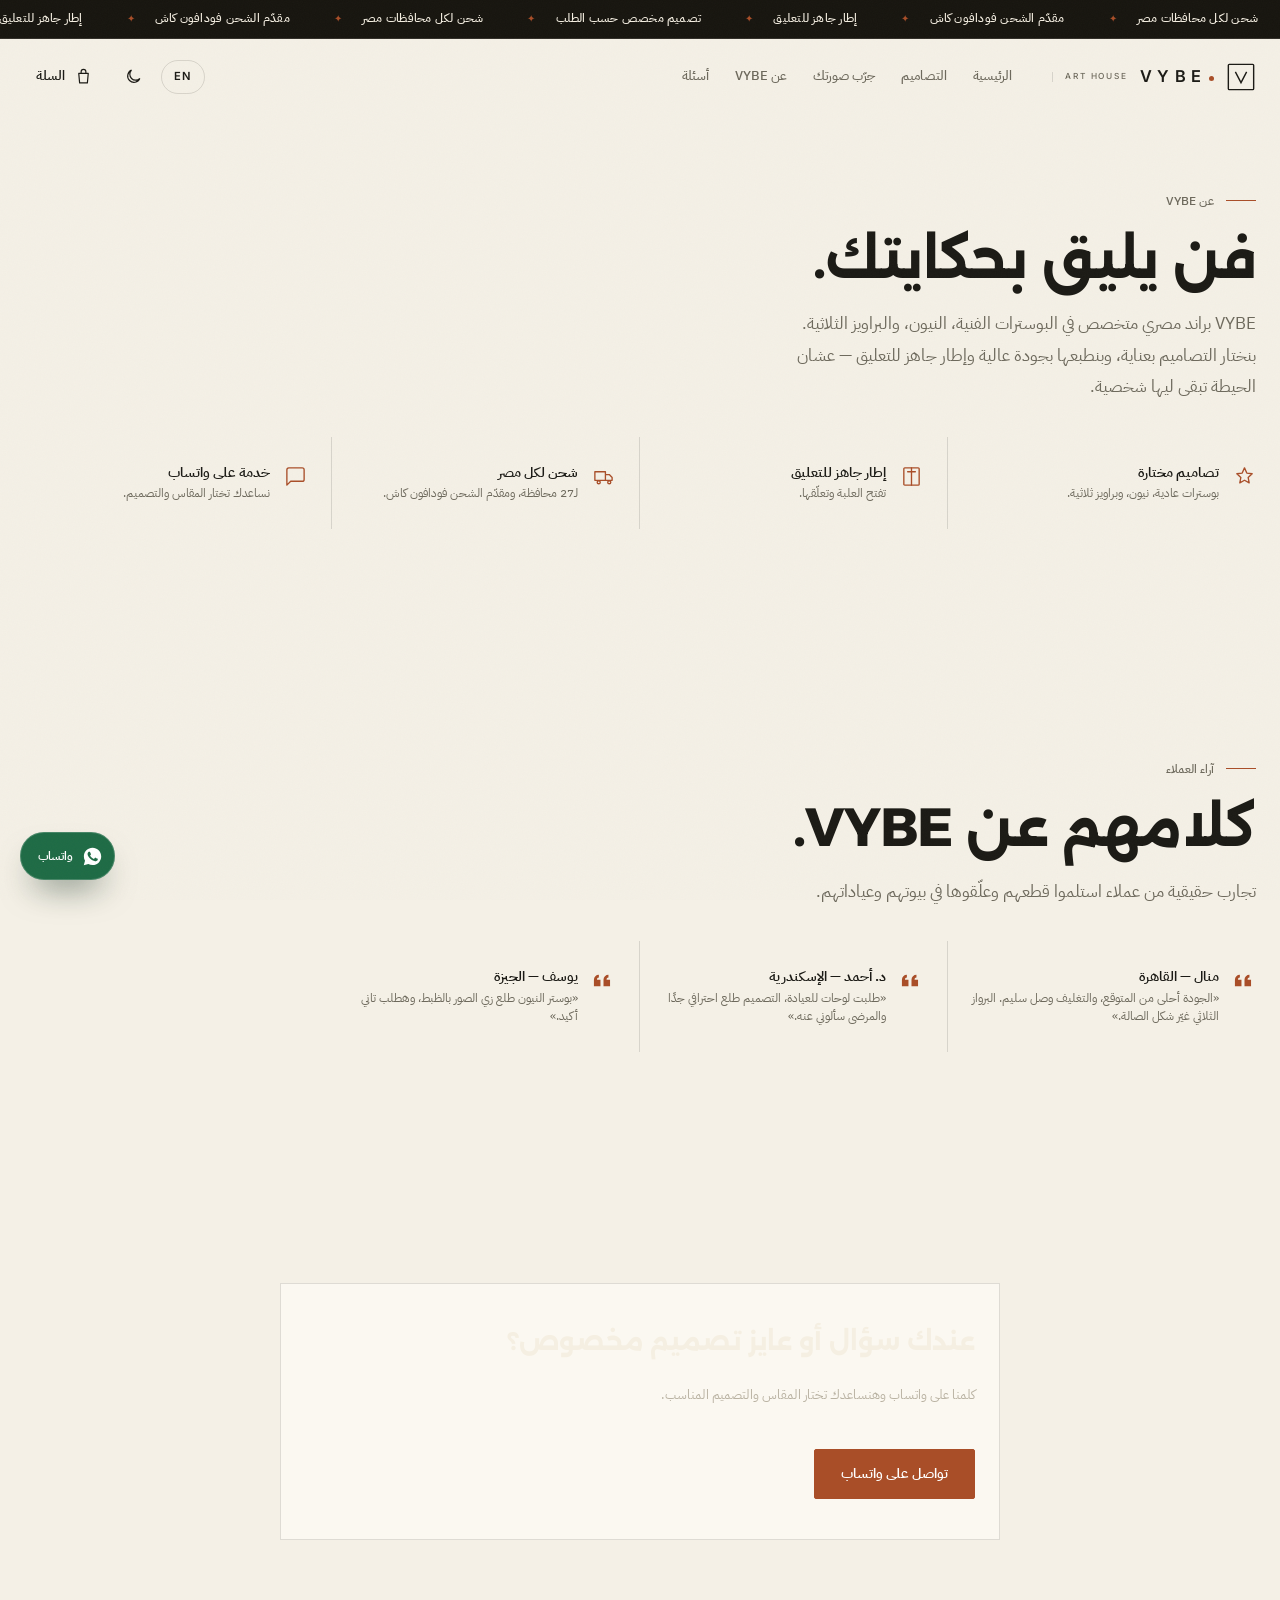
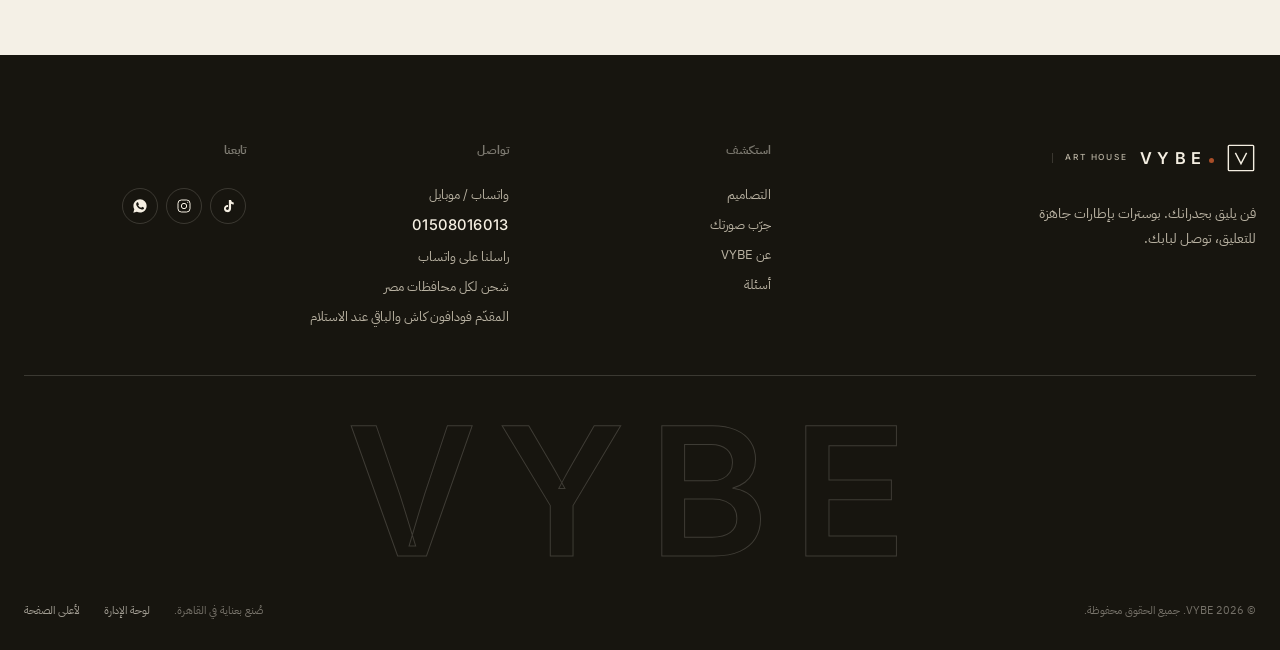
<file: about.html>
<!doctype html>
<html lang="ar" dir="rtl" class="no-js"
  data-title-ar="VYBE — عن البراند | فن يليق بجدرانك"
  data-title-en="VYBE — About | Art that fits your walls"
  data-desc-ar="VYBE براند مصري متخصص في البوسترات الفنية والنيون والبراويز الثلاثية. تصاميم عصرية وتشطيب عالي الجودة."
  data-desc-en="VYBE is an Egyptian brand for art posters, neon pieces and triptych sets. Modern designs, high-quality finishing.">
<head>
  <meta charset="utf-8">
  <meta name="viewport" content="width=device-width, initial-scale=1, viewport-fit=cover">
  <title>VYBE — عن البراند | فن يليق بجدرانك</title>
  <meta name="description" content="VYBE براند مصري متخصص في البوسترات الفنية والنيون والبراويز الثلاثية. تصاميم عصرية وتشطيب عالي الجودة.">
  <meta name="theme-color" content="#f4f0e6">
  <meta name="color-scheme" content="light dark">
  <link rel="icon" href="assets/favicon.svg" type="image/svg+xml">
  <link rel="preconnect" href="https://fonts.googleapis.com">
  <link rel="preconnect" href="https://fonts.gstatic.com" crossorigin>
  <link rel="stylesheet" href="https://fonts.googleapis.com/css2?family=Alexandria:wght@300;400;500;600;700&family=Cormorant+Garamond:ital,wght@0,500;0,600;1,500&family=IBM+Plex+Sans+Arabic:wght@300;400;500;600&family=Inter:wght@400;500;600&display=swap">
  <link rel="stylesheet" href="assets/css/style.css">
</head>
<body>
  <a class="skip-link" href="#main" data-i18n="a11y.skip">تخطى إلى المحتوى</a>

  <div class="announce" aria-hidden="true">
    <div class="announce__track" id="announceTrack"></div>
  </div>

  <header class="site-head" id="siteHead">
    <div class="container head-inner">
      <a class="brand" href="index.html" aria-label="VYBE">
        <svg class="brand__mark" viewBox="0 0 32 32" fill="none" stroke="currentColor" stroke-width="1.4" aria-hidden="true">
          <rect x="2.5" y="2.5" width="27" height="27" rx="1"></rect>
          <path d="M10 10.5 16 22l6-11.5"></path>
        </svg>
        <span class="brand__word">VYBE</span>
        <span class="brand__sub">ART HOUSE</span>
      </a>

      <nav class="main-nav" aria-label="VYBE">
        <a href="index.html" data-i18n="nav.home">الرئيسية</a>
        <a href="products.html" data-i18n="nav.collection">المنتجات</a>
        <a href="index.html#studio" data-i18n="nav.studio">جرّب صورتك</a>
        <a href="about.html" data-i18n="nav.about">عن VYBE</a>
        <a href="index.html#faq" data-i18n="nav.faq">أسئلة</a>
      </nav>

      <div class="head-actions">
        <button class="icon-btn lang-btn" type="button" data-action="lang" aria-label="English">EN</button>
        <button class="icon-btn" type="button" data-action="theme" id="themeBtn" aria-label="تبديل الوضع الداكن">
          <svg viewBox="0 0 24 24" fill="none" stroke="currentColor" stroke-width="1.5" stroke-linecap="round" aria-hidden="true"><path d="M20 14.5A8 8 0 1 1 9.5 4a6.5 6.5 0 0 0 10.5 10.5z"></path></svg>
        </button>
        <button class="cart-btn" type="button" data-action="cart" aria-label="السلة" id="cartBtn">
          <svg viewBox="0 0 24 24" fill="none" stroke="currentColor" stroke-width="1.5" stroke-linecap="round" stroke-linejoin="round" aria-hidden="true"><path d="M6 8h12l-1.1 12H7.1L6 8Z"></path><path d="M9 8V6a3 3 0 0 1 6 0v2"></path></svg>
          <span data-i18n="nav.cart">السلة</span>
          <span class="cart-count is-empty" id="cartCount">0</span>
        </button>
        <button class="icon-btn menu-btn" type="button" data-action="menu" aria-label="القائمة" id="menuBtn">
          <svg viewBox="0 0 24 24" fill="none" stroke="currentColor" stroke-width="1.5" stroke-linecap="round" aria-hidden="true"><path d="M3 7h18M3 12h18M3 17h18"></path></svg>
        </button>
      </div>
    </div>
  </header>

  <main id="main">
    <section class="section" id="about" style="padding-top:clamp(48px,6vw,80px)">
      <div class="container">
        <div class="collection-head reveal">
          <div>
            <p class="eyebrow" data-i18n="about.eyebrow">عن VYBE</p>
            <h2 data-i18n="about.title">فن يليق بحكايتك.</h2>
            <p class="lead" data-i18n="about.lead">VYBE براند مصري متخصص في البوسترات الفنية، النيون، والبراويز الثلاثية. بنختار التصاميم بعناية، وبنطبعها بجودة عالية وإطار جاهز للتعليق — عشان الحيطة تبقى ليها شخصية.</p>
          </div>
        </div>

        <div class="features-grid" style="margin-top:32px">
          <div class="feature">
            <svg viewBox="0 0 24 24" fill="none" stroke="currentColor" stroke-linecap="round" stroke-linejoin="round" aria-hidden="true"><path d="m12 3 2.4 5.4 5.6.7-4.2 3.9 1.1 5.7L12 15.9 7.1 18.7l1.1-5.7L4 9.1l5.6-.7z"></path></svg>
            <div><b data-i18n="about.1t">تصاميم مختارة</b><span data-i18n="about.1d">بوسترات عادية، نيون، وبراويز ثلاثية.</span></div>
          </div>
          <div class="feature">
            <svg viewBox="0 0 24 24" fill="none" stroke="currentColor" stroke-linecap="round" stroke-linejoin="round" aria-hidden="true"><rect x="4" y="3" width="16" height="18" rx="1"></rect><path d="M8 7h8M12 3v18"></path></svg>
            <div><b data-i18n="about.2t">إطار جاهز للتعليق</b><span data-i18n="about.2d">تفتح العلبة وتعلّقها.</span></div>
          </div>
          <div class="feature">
            <svg viewBox="0 0 24 24" fill="none" stroke="currentColor" stroke-linecap="round" stroke-linejoin="round" aria-hidden="true"><path d="M3 7h11v9H3zM14 10h4l3 3v3h-7z"></path><circle cx="7" cy="18" r="1.6"></circle><circle cx="18" cy="18" r="1.6"></circle></svg>
            <div><b data-i18n="offers.2t">شحن لكل مصر</b><span data-i18n="offers.2d">لـ27 محافظة، ومقدّم الشحن فودافون كاش.</span></div>
          </div>
          <div class="feature">
            <svg viewBox="0 0 24 24" fill="none" stroke="currentColor" stroke-linecap="round" stroke-linejoin="round" aria-hidden="true"><path d="M21 15a2 2 0 0 1-2 2H7l-4 4V5a2 2 0 0 1 2-2h14a2 2 0 0 1 2 2z"></path></svg>
            <div><b data-i18n="about.4t">خدمة على واتساب</b><span data-i18n="about.4d">نساعدك تختار المقاس والتصميم.</span></div>
          </div>
        </div>
      </div>
    </section>

    <section class="section" id="reviews">
      <div class="container">
        <div class="collection-head reveal">
          <div>
            <p class="eyebrow" data-i18n="reviews.eyebrow">آراء العملاء</p>
            <h2 data-i18n="reviews.title">كلامهم عن VYBE.</h2>
            <p class="lead" data-i18n="reviews.lead">تجارب حقيقية من عملاء استلموا قطعهم وعلّقوها في بيوتهم وعياداتهم.</p>
          </div>
        </div>

        <div class="features-grid" style="margin-top:32px">
          <div class="feature">
            <svg viewBox="0 0 24 24" fill="currentColor" aria-hidden="true"><path d="M7.17 6A5.17 5.17 0 0 0 2 11.17V18h6.83v-6.83H5.17A2 2 0 0 1 7.17 9V6Zm10 0A5.17 5.17 0 0 0 12 11.17V18h6.83v-6.83h-3.66A2 2 0 0 1 17.17 9V6Z"></path></svg>
            <div><b data-i18n="reviews.1n">منال — القاهرة</b><span data-i18n="reviews.1q">«الجودة أحلى من المتوقع، والتغليف وصل سليم. البرواز الثلاثي غيّر شكل الصالة.»</span></div>
          </div>
          <div class="feature">
            <svg viewBox="0 0 24 24" fill="currentColor" aria-hidden="true"><path d="M7.17 6A5.17 5.17 0 0 0 2 11.17V18h6.83v-6.83H5.17A2 2 0 0 1 7.17 9V6Zm10 0A5.17 5.17 0 0 0 12 11.17V18h6.83v-6.83h-3.66A2 2 0 0 1 17.17 9V6Z"></path></svg>
            <div><b data-i18n="reviews.2n">د. أحمد — الإسكندرية</b><span data-i18n="reviews.2q">«طلبت لوحات للعيادة، التصميم طلع احترافي جدًا والمرضى سألوني عنه.»</span></div>
          </div>
          <div class="feature">
            <svg viewBox="0 0 24 24" fill="currentColor" aria-hidden="true"><path d="M7.17 6A5.17 5.17 0 0 0 2 11.17V18h6.83v-6.83H5.17A2 2 0 0 1 7.17 9V6Zm10 0A5.17 5.17 0 0 0 12 11.17V18h6.83v-6.83h-3.66A2 2 0 0 1 17.17 9V6Z"></path></svg>
            <div><b data-i18n="reviews.3n">يوسف — الجيزة</b><span data-i18n="reviews.3q">«بوستر النيون طلع زي الصور بالظبط، وهطلب تاني أكيد.»</span></div>
          </div>
        </div>
      </div>
    </section>

    <section class="section" id="contact-cta">
      <div class="container">
        <div class="cta-card" style="position:static; max-width:720px; margin-inline:auto; text-align:center; padding:40px 24px; background:var(--surface); border:1px solid var(--line);">
          <h3 data-i18n="cta.title">عندك سؤال أو عايز تصميم مخصوص؟</h3>
          <p style="margin:12px 0 20px" data-i18n="cta.text">كلمنا على واتساب وهنساعدك تختار المقاس والتصميم المناسب.</p>
          <a class="btn btn--accent" href="#" target="_blank" rel="noopener" data-wa="question" data-i18n="faq.contactBtn">تواصل على واتساب</a>
        </div>
      </div>
    </section>
  </main>

  <footer class="footer" id="footer">
    <div class="container">
      <div class="footer-top">
        <div class="footer-brand">
          <a class="brand" href="index.html" aria-label="VYBE">
            <svg class="brand__mark" viewBox="0 0 32 32" fill="none" stroke="currentColor" stroke-width="1.4" aria-hidden="true">
              <rect x="2.5" y="2.5" width="27" height="27" rx="1"></rect>
              <path d="M10 10.5 16 22l6-11.5"></path>
            </svg>
            <span class="brand__word">VYBE</span>
            <span class="brand__sub">ART HOUSE</span>
          </a>
          <p class="footer-tagline" data-i18n="footer.tagline">فن يليق بجدرانك. بوسترات بإطارات جاهزة للتعليق، توصل لبابك.</p>
        </div>

        <div class="footer-col">
          <h4 data-i18n="footer.explore">استكشف</h4>
          <a href="products.html" data-i18n="nav.collection">المنتجات</a>
          <a href="index.html#studio" data-i18n="nav.studio">جرّب صورتك</a>
          <a href="about.html" data-i18n="nav.about">عن VYBE</a>
          <a href="index.html#faq" data-i18n="nav.faq">أسئلة</a>
        </div>

        <div class="footer-col">
          <h4 data-i18n="footer.contact">تواصل</h4>
          <span data-i18n="footer.phoneLabel">واتساب / موبايل</span>
          <a class="phone" id="footerPhone" href="tel:+201508016013" dir="ltr">01508016013</a>
          <a href="#" target="_blank" rel="noopener" data-wa="footer" data-i18n="footer.whatsapp">راسلنا على واتساب</a>
          <span data-i18n="footer.ship">شحن لكل محافظات مصر</span>
          <span data-i18n="footer.cod">المقدّم فودافون كاش والباقي عند الاستلام</span>
        </div>

        <div class="footer-col">
          <h4 data-i18n="footer.follow">تابعنا</h4>
          <div class="footer-social">
            <a href="#" id="tiktokLink" target="_blank" rel="noopener" aria-label="TikTok">
              <svg viewBox="0 0 24 24" fill="currentColor" aria-hidden="true"><path d="M16.6 3c.4 2.3 1.7 3.7 4 3.9v2.9c-1.5.1-2.8-.4-4-1.2v6.7c0 4.1-3.1 6.4-6.3 5.8-2.8-.5-4.6-3-4.3-5.9.3-3 3.1-5.1 6.1-4.7v3c-.4-.1-.8-.2-1.2-.1-1.3.1-2.2 1.1-2.1 2.4.1 1.2 1.1 2.1 2.3 2.1 1.4 0 2.2-1 2.2-2.6V3h3.3Z"></path></svg>
            </a>
            <a href="#" id="instagramLink" target="_blank" rel="noopener" aria-label="Instagram">
              <svg viewBox="0 0 24 24" fill="none" stroke="currentColor" stroke-width="1.5" aria-hidden="true"><rect x="3" y="3" width="18" height="18" rx="5"></rect><circle cx="12" cy="12" r="4"></circle><circle cx="17.5" cy="6.5" r="0.8" fill="currentColor" stroke="none"></circle></svg>
            </a>
            <a href="#" target="_blank" rel="noopener" data-wa="footer" aria-label="WhatsApp">
              <svg viewBox="0 0 24 24" fill="currentColor" aria-hidden="true"><path d="M12.04 2C6.58 2 2.13 6.45 2.13 11.91c0 1.75.46 3.45 1.32 4.95L2 22l5.25-1.38a9.9 9.9 0 0 0 4.79 1.22h.01c5.46 0 9.91-4.45 9.91-9.91S17.5 2 12.04 2Zm5.8 14.03c-.24.68-1.4 1.3-1.93 1.35-.53.05-1.02.24-3.45-.72-2.93-1.16-4.78-4.2-4.92-4.4-.14-.19-1.17-1.56-1.17-2.98 0-1.41.74-2.1 1-2.4.26-.29.56-.36.75-.36.19 0 .38 0 .55.01.18.01.41-.07.64.49.24.58.81 1.99.88 2.13.07.14.12.31.02.5-.1.19-.15.31-.29.48-.14.17-.3.38-.43.51-.14.14-.29.29-.12.58.17.29.75 1.24 1.61 2.01 1.11.99 2.04 1.3 2.33 1.44.29.14.46.12.63-.07.17-.19.72-.84.91-1.13.19-.29.38-.24.64-.14.26.09 1.67.79 1.96.93.29.14.48.22.55.34.07.12.07.68-.17 1.36Z"></path></svg>
            </a>
          </div>
        </div>
      </div>

      <div class="footer-word" aria-hidden="true">VYBE</div>

      <div class="footer-bottom">
        <span>© <span id="year">2026</span> VYBE. <span data-i18n="footer.rights">جميع الحقوق محفوظة.</span></span>
        <div class="footer-bottom__right">
          <span data-i18n="footer.madeIn">صُنع بعناية في القاهرة.</span>
          <a href="admin.html" data-i18n="footer.admin">لوحة الإدارة</a>
          <a href="#main" data-i18n="footer.top">لأعلى الصفحة</a>
        </div>
      </div>
    </div>
  </footer>

  <a class="wa-float" href="#" target="_blank" rel="noopener" data-wa="float" aria-label="WhatsApp">
    <svg viewBox="0 0 24 24" aria-hidden="true"><path d="M12.04 2C6.58 2 2.13 6.45 2.13 11.91c0 1.75.46 3.45 1.32 4.95L2 22l5.25-1.38a9.9 9.9 0 0 0 4.79 1.22h.01c5.46 0 9.91-4.45 9.91-9.91S17.5 2 12.04 2Zm5.8 14.03c-.24.68-1.4 1.3-1.93 1.35-.53.05-1.02.24-3.45-.72-2.93-1.16-4.78-4.2-4.92-4.4-.14-.19-1.17-1.56-1.17-2.98 0-1.41.74-2.1 1-2.4.26-.29.56-.36.75-.36.19 0 .38 0 .55.01.18.01.41-.07.64.49.24.58.81 1.99.88 2.13.07.14.12.31.02.5-.1.19-.15.31-.29.48-.14.17-.3.38-.43.51-.14.14-.29.29-.12.58.17.29.75 1.24 1.61 2.01 1.11.99 2.04 1.3 2.33 1.44.29.14.46.12.63-.07.17-.19.72-.84.91-1.13.19-.29.38-.24.64-.14.26.09 1.67.79 1.96.93.29.14.48.22.55.34.07.12.07.68-.17 1.36Z"></path></svg>
    <span data-i18n="wa.float">واتساب</span>
  </a>

  <div class="toast" id="toast" role="status" aria-live="polite"></div>

  <div class="mobile-menu" id="mobileMenu" role="dialog" aria-modal="true" aria-label="القائمة" aria-hidden="true">
    <div class="mobile-menu__head">
      <a class="brand" href="index.html" aria-label="VYBE">
        <svg class="brand__mark" viewBox="0 0 32 32" fill="none" stroke="currentColor" stroke-width="1.4" aria-hidden="true">
          <rect x="2.5" y="2.5" width="27" height="27" rx="1"></rect>
          <path d="M10 10.5 16 22l6-11.5"></path>
        </svg>
        <span class="brand__word">VYBE</span>
      </a>
      <button class="cart-close" type="button" data-action="close-menu" aria-label="إغلاق">
        <svg viewBox="0 0 24 24" fill="none" stroke="currentColor" stroke-width="1.6" stroke-linecap="round" aria-hidden="true"><path d="M5 5l14 14M19 5 5 19"></path></svg>
      </button>
    </div>
    <nav class="mobile-menu__nav" aria-label="VYBE">
      <a href="index.html"><small>01</small><span data-i18n="nav.home">الرئيسية</span></a>
      <a href="products.html"><small>02</small><span data-i18n="nav.collection">المنتجات</span></a>
      <a href="index.html#studio"><small>03</small><span data-i18n="nav.studio">جرّب صورتك</span></a>
      <a href="about.html"><small>04</small><span data-i18n="nav.about">عن VYBE</span></a>
      <a href="index.html#faq"><small>05</small><span data-i18n="nav.faq">أسئلة</span></a>
    </nav>
    <div class="mobile-menu__foot">
      <div class="mobile-menu__phone">
        <span data-i18n="footer.phoneLabel">واتساب / موبايل</span>
        <b id="menuPhone">01508016013</b>
      </div>
      <div class="footer-social">
        <a href="#" id="tiktokLinkMenu" target="_blank" rel="noopener" aria-label="TikTok">
          <svg viewBox="0 0 24 24" fill="currentColor" aria-hidden="true"><path d="M16.6 3c.4 2.3 1.7 3.7 4 3.9v2.9c-1.5.1-2.8-.4-4-1.2v6.7c0 4.1-3.1 6.4-6.3 5.8-2.8-.5-4.6-3-4.3-5.9.3-3 3.1-5.1 6.1-4.7v3c-.4-.1-.8-.2-1.2-.1-1.3.1-2.2 1.1-2.1 2.4.1 1.2 1.1 2.1 2.3 2.1 1.4 0 2.2-1 2.2-2.6V3h3.3Z"></path></svg>
        </a>
        <a href="#" target="_blank" rel="noopener" data-wa="float" aria-label="WhatsApp">
          <svg viewBox="0 0 24 24" fill="currentColor" aria-hidden="true"><path d="M12.04 2C6.58 2 2.13 6.45 2.13 11.91c0 1.75.46 3.45 1.32 4.95L2 22l5.25-1.38a9.9 9.9 0 0 0 4.79 1.22h.01c5.46 0 9.91-4.45 9.91-9.91S17.5 2 12.04 2Zm5.8 14.03c-.24.68-1.4 1.3-1.93 1.35-.53.05-1.02.24-3.45-.72-2.93-1.16-4.78-4.2-4.92-4.4-.14-.19-1.17-1.56-1.17-2.98 0-1.41.74-2.1 1-2.4.26-.29.56-.36.75-.36.19 0 .38 0 .55.01.18.01.41-.07.64.49.24.58.81 1.99.88 2.13.07.14.12.31.02.5-.1.19-.15.31-.29.48-.14.17-.3.38-.43.51-.14.14-.29.29-.12.58.17.29.75 1.24 1.61 2.01 1.11.99 2.04 1.3 2.33 1.44.29.14.46.12.63-.07.17-.19.72-.84.91-1.13.19-.29.38-.24.64-.14.26.09 1.67.79 1.96.93.29.14.48.22.55.34.07.12.07.68-.17 1.36Z"></path></svg>
        </a>
      </div>
    </div>
  </div>

  <div class="cart-wrap" id="cartWrap" aria-hidden="true"></div>

  <script src="data/catalog.js"></script>
  <script src="assets/js/app.js"></script>
</body>
</html>
</file>
<file: assets/css/style.css>
/* =========================================================
   VYBE — Art House
   A bilingual, editorial storefront for framed posters.
   ========================================================= */

/* ---------- 1. Tokens ---------- */
:root {
  --bg: #f4f0e6;
  --bg-2: #ebe5d7;
  --surface: #fbf8f1;
  --ink: #1b1a15;
  --ink-soft: #35332a;
  --muted: #6d695c;
  --line: rgba(27, 26, 21, 0.13);
  --line-strong: rgba(27, 26, 21, 0.3);
  --accent: #a94e28;
  --accent-deep: #8d3f1e;
  --brass: #a57c45;
  --wa: #1e6b45;
  --wa-deep: #175536;
  --frame: #17150f;
  --mat: #f7f2e7;
  --danger: #a3301f;

  --night: #17150f;
  --night-2: #201d16;
  --night-ink: #f5efe2;
  --night-muted: #b9b2a2;
  --night-line: rgba(245, 239, 226, 0.16);

  --font-ar-display: "Alexandria", "IBM Plex Sans Arabic", Tahoma, sans-serif;
  --font-ar-body: "IBM Plex Sans Arabic", "Alexandria", Tahoma, sans-serif;
  --font-en: "Inter", "Segoe UI", Arial, sans-serif;
  --font-serif: "Cormorant Garamond", Georgia, "Times New Roman", serif;
  --font-body: var(--font-en);
  --font-display: var(--font-serif);

  --shadow-soft: 0 24px 60px -34px rgba(20, 18, 12, 0.45);
  --shadow-frame: 0 28px 46px -24px rgba(15, 13, 8, 0.6);
  --ease: cubic-bezier(0.2, 0.7, 0.2, 1);
  --header-h: 76px;
  color-scheme: light;
}

html[lang="ar"] {
  --font-body: var(--font-ar-body);
  --font-display: var(--font-ar-display);
}

html[data-theme="dark"] {
  --bg: #14130f;
  --bg-2: #1b1913;
  --surface: #1e1c15;
  --ink: #f2ede0;
  --ink-soft: #d9d3c3;
  --muted: #a9a290;
  --line: rgba(242, 237, 224, 0.14);
  --line-strong: rgba(242, 237, 224, 0.32);
  --accent: #d0875f;
  --accent-deep: #e19b74;
  --brass: #c7a06b;
  --frame: #090806;
  --mat: #ece5d4;
  color-scheme: dark;
}

@media (prefers-color-scheme: dark) {
  html:not([data-theme="light"]) {
    --bg: #14130f;
    --bg-2: #1b1913;
    --surface: #1e1c15;
    --ink: #f2ede0;
    --ink-soft: #d9d3c3;
    --muted: #a9a290;
    --line: rgba(242, 237, 224, 0.14);
    --line-strong: rgba(242, 237, 224, 0.32);
    --accent: #d0875f;
    --accent-deep: #e19b74;
    --brass: #c7a06b;
    --frame: #090806;
    --mat: #ece5d4;
    color-scheme: dark;
  }
}

/* ---------- 2. Base ---------- */
*,
*::before,
*::after { box-sizing: border-box; }

html {
  scroll-behavior: smooth;
  scroll-padding-top: calc(var(--header-h) + 20px);
  -webkit-text-size-adjust: 100%;
}

body {
  margin: 0;
  background: var(--bg);
  color: var(--ink);
  font-family: var(--font-body);
  font-size: 16px;
  line-height: 1.75;
  -webkit-font-smoothing: antialiased;
  text-rendering: optimizeLegibility;
  overflow-x: hidden;
}

body.no-scroll { overflow: hidden; }

body::before {
  content: "";
  position: fixed;
  inset: 0;
  z-index: 999;
  pointer-events: none;
  opacity: 0.028;
  background-image: url("data:image/svg+xml,%3Csvg xmlns='http://www.w3.org/2000/svg' width='180' height='180'%3E%3Cfilter id='n'%3E%3CfeTurbulence type='fractalNoise' baseFrequency='0.82' numOctaves='3' stitchTiles='stitch'/%3E%3C/filter%3E%3Crect width='100%25' height='100%25' filter='url(%23n)'/%3E%3C/svg%3E");
}

img { display: block; max-width: 100%; }
a { color: inherit; text-decoration: none; }
button, input, select, textarea { font: inherit; color: inherit; }
button { background: none; border: 0; cursor: pointer; }
h1, h2, h3, h4, p, figure { margin: 0; }
ul, ol { margin: 0; padding: 0; list-style: none; }
bdi { unicode-bidi: isolate; }

::selection { background: var(--accent); color: #fff; }

:focus-visible {
  outline: 2px solid var(--accent);
  outline-offset: 3px;
}

.skip-link {
  position: fixed;
  top: -100px;
  inset-inline-start: 16px;
  z-index: 200;
  padding: 10px 18px;
  background: var(--ink);
  color: var(--bg);
  font-size: 0.85rem;
  transition: top 0.2s;
}
.skip-link:focus { top: 16px; }

/* ---------- 3. Utilities ---------- */
.container {
  width: min(calc(100% - 48px), 1240px);
  margin-inline: auto;
}

.section { padding-block: clamp(72px, 9vw, 132px); }
.section--tight { padding-block: clamp(56px, 6vw, 88px); }
.section--shelf { padding-block: clamp(60px, 7vw, 96px); }
#homeCategories .shelf { border-top: 1px solid var(--line); }
.shelf .collection-head { margin-bottom: 28px; }
.shelf .collection-head h2 { font-size: clamp(1.6rem, 3vw, 2.4rem); }
.shelf-empty { padding-block: 10px; }

h1, h2, h3, h4 {
  font-family: var(--font-display);
  font-weight: 600;
  line-height: 1.12;
  text-wrap: balance;
}

html[lang="ar"] h1,
html[lang="ar"] h2,
html[lang="ar"] h3,
html[lang="ar"] h4 {
  font-weight: 700;
  line-height: 1.35;
}

h2 { font-size: clamp(2rem, 4.2vw, 3.5rem); letter-spacing: -0.015em; }

.eyebrow {
  display: flex;
  align-items: center;
  gap: 12px;
  color: var(--muted);
  font-family: var(--font-en);
  font-size: 0.69rem;
  font-weight: 600;
  letter-spacing: 0.18em;
  line-height: 1.4;
  text-transform: uppercase;
}
.eyebrow::before {
  content: "";
  width: 30px;
  height: 1px;
  flex: none;
  background: var(--accent);
}
html[lang="ar"] .eyebrow {
  font-family: var(--font-ar-body);
  font-size: 0.78rem;
  font-weight: 500;
  letter-spacing: 0;
}
.eyebrow--light { color: var(--night-muted); }
.eyebrow--light::before { background: var(--accent); }

.lead {
  color: var(--muted);
  font-size: clamp(1rem, 1.3vw, 1.1rem);
  line-height: 1.9;
  max-width: 46ch;
}

.section-head {
  display: grid;
  grid-template-columns: minmax(0, 1fr) minmax(0, 0.72fr);
  gap: 32px 64px;
  align-items: end;
  margin-bottom: clamp(36px, 4.5vw, 56px);
}
.section-head h2 { margin-top: 14px; }
.section-head .lead { margin-top: 12px; }
.section-head__aside {
  display: flex;
  flex-direction: column;
  align-items: flex-start;
  gap: 12px;
  padding-bottom: 6px;
}
.section-head__aside .lead { font-size: 0.95rem; }

/* ---------- 4. Buttons ---------- */
.btn {
  --btn-bg: var(--ink);
  --btn-ink: var(--bg);
  position: relative;
  display: inline-flex;
  align-items: center;
  justify-content: center;
  gap: 10px;
  min-height: 50px;
  padding: 0 26px;
  border: 1px solid var(--btn-bg);
  border-radius: 2px;
  background: var(--btn-bg);
  color: var(--btn-ink);
  font-family: var(--font-body);
  font-size: 0.88rem;
  font-weight: 600;
  line-height: 1.2;
  text-align: center;
  cursor: pointer;
  transition: background 0.25s var(--ease), color 0.25s var(--ease), border-color 0.25s var(--ease), transform 0.25s var(--ease);
}
.btn:hover { transform: translateY(-2px); }
.btn:active { transform: translateY(0); }
.btn svg {
  width: 17px;
  height: 17px;
  flex: none;
  transition: transform 0.25s var(--ease);
}
html[dir="rtl"] .btn svg.arrow { transform: scaleX(-1); }
.btn:hover svg.arrow { transform: translateX(4px); }
html[dir="rtl"] .btn:hover svg.arrow { transform: scaleX(-1) translateX(4px); }

.btn--accent { --btn-bg: var(--accent); --btn-ink: #fff; }
.btn--accent:hover { --btn-bg: var(--accent-deep); }
.btn--ink { --btn-bg: var(--ink); --btn-ink: var(--bg); }
.btn--ink:hover { --btn-bg: var(--accent); --btn-ink: #fff; }
.btn--outline {
  --btn-bg: transparent;
  --btn-ink: var(--ink);
  border-color: var(--line-strong);
}
.btn--outline:hover {
  --btn-bg: var(--ink);
  --btn-ink: var(--bg);
  border-color: var(--ink);
}
.btn--cream {
  --btn-bg: var(--night-ink);
  --btn-ink: var(--night);
  border-color: var(--night-ink);
}
.btn--cream:hover { --btn-bg: var(--accent); --btn-ink: #fff; border-color: var(--accent); }
.btn--wa { --btn-bg: var(--wa); --btn-ink: #fff; border-color: var(--wa); }
.btn--wa:hover { --btn-bg: var(--wa-deep); border-color: var(--wa-deep); }
.btn--small { min-height: 40px; padding-inline: 18px; font-size: 0.8rem; }
.btn--block { width: 100%; }
.btn[disabled] { opacity: 0.45; cursor: not-allowed; transform: none; }

.text-link {
  display: inline-flex;
  align-items: center;
  gap: 8px;
  font-size: 0.83rem;
  font-weight: 600;
  color: var(--ink);
  border-bottom: 1px solid var(--line-strong);
  padding-bottom: 3px;
  transition: color 0.2s, border-color 0.2s;
}
.text-link:hover { color: var(--accent); border-color: var(--accent); }
.text-link svg { width: 14px; height: 14px; }
html[dir="rtl"] .text-link svg { transform: scaleX(-1); }

/* ---------- 5. Announcement ---------- */
.announce {
  position: relative;
  z-index: 51;
  overflow: hidden;
  background: var(--night);
  color: var(--night-ink);
  border-bottom: 1px solid rgba(245, 239, 226, 0.12);
}
.announce__track {
  display: flex;
  align-items: center;
  width: max-content;
  padding-block: 9px;
  animation: marquee 38s linear infinite;
}
.announce__group {
  display: flex;
  align-items: center;
  flex: none;
}
.announce__item {
  display: inline-flex;
  align-items: center;
  gap: 10px;
  padding-inline: 22px;
  font-size: 0.72rem;
  font-weight: 500;
  letter-spacing: 0.02em;
  white-space: nowrap;
}
.announce__item::after {
  content: "✦";
  color: var(--accent);
  font-size: 0.62rem;
  margin-inline-start: 10px;
}
@keyframes marquee {
  from { transform: translateX(0); }
  to { transform: translateX(-50%); }
}

/* ---------- 6. Header ---------- */
.site-head {
  position: sticky;
  top: 0;
  z-index: 50;
  height: var(--header-h);
  background: var(--bg);
  background: color-mix(in srgb, var(--bg) 90%, transparent);
  border-bottom: 1px solid transparent;
  backdrop-filter: blur(18px);
  -webkit-backdrop-filter: blur(18px);
  transition: border-color 0.3s, box-shadow 0.3s, background 0.3s;
}
.site-head.is-scrolled {
  border-bottom-color: var(--line);
  box-shadow: 0 12px 30px -24px rgba(20, 18, 12, 0.4);
}
.head-inner {
  display: flex;
  align-items: center;
  gap: 28px;
  height: 100%;
}

.brand {
  display: inline-flex;
  align-items: center;
  gap: 12px;
  flex: none;
}
.brand__mark {
  width: 30px;
  height: 30px;
  color: var(--ink);
}
.brand__mark rect,
.brand__mark path { vector-effect: non-scaling-stroke; }
.brand__word {
  direction: ltr;
  font-family: var(--font-en);
  font-size: 1.02rem;
  font-weight: 600;
  letter-spacing: 0.34em;
  line-height: 1;
  color: var(--ink);
}
.brand__word::after {
  content: "";
  display: inline-block;
  width: 5px;
  height: 5px;
  margin-inline-start: 2px;
  margin-bottom: 1px;
  border-radius: 50%;
  background: var(--accent);
}
.brand__sub {
  direction: ltr;
  font-family: var(--font-en);
  font-size: 0.52rem;
  font-weight: 500;
  letter-spacing: 0.22em;
  color: var(--muted);
  border-inline-start: 1px solid var(--line);
  padding-inline-start: 12px;
  line-height: 1.2;
}
.main-nav {
  display: flex;
  align-items: center;
  gap: 26px;
  margin-inline-start: 12px;
}
.main-nav a {
  position: relative;
  font-size: 0.83rem;
  font-weight: 500;
  color: var(--muted);
  padding-block: 6px;
  transition: color 0.2s;
}
.main-nav a::after {
  content: "";
  position: absolute;
  inset-inline: 0;
  bottom: 0;
  height: 1px;
  background: var(--ink);
  transform: scaleX(0);
  transform-origin: inline-start;
  transition: transform 0.25s var(--ease);
}
.main-nav a:hover { color: var(--ink); }
.main-nav a:hover::after { transform: scaleX(1); }

.head-actions {
  display: flex;
  align-items: center;
  gap: 8px;
  margin-inline-start: auto;
}
.icon-btn {
  display: inline-flex;
  align-items: center;
  justify-content: center;
  width: 40px;
  height: 40px;
  border: 1px solid transparent;
  border-radius: 50%;
  color: var(--ink);
  transition: background 0.2s, border-color 0.2s;
}
.icon-btn:hover { background: var(--bg-2); border-color: var(--line); }
.icon-btn svg { width: 19px; height: 19px; }
.lang-btn {
  width: auto;
  padding-inline: 12px;
  border: 1px solid var(--line);
  border-radius: 999px;
  font-family: var(--font-en);
  font-size: 0.7rem;
  font-weight: 600;
  letter-spacing: 0.08em;
  height: 34px;
}
.lang-btn:hover { border-color: var(--line-strong); background: transparent; }
.cart-btn {
  display: inline-flex;
  align-items: center;
  gap: 9px;
  height: 40px;
  padding-inline: 12px;
  border-radius: 999px;
  font-size: 0.8rem;
  font-weight: 600;
  color: var(--ink);
  transition: background 0.2s;
}
.cart-btn:hover { background: var(--bg-2); }
.cart-btn svg { width: 19px; height: 19px; }
.cart-count {
  display: inline-flex;
  align-items: center;
  justify-content: center;
  min-width: 19px;
  height: 19px;
  padding-inline: 5px;
  border-radius: 999px;
  background: var(--accent);
  color: #fff;
  font-family: var(--font-en);
  font-size: 0.63rem;
  font-weight: 600;
  line-height: 1;
  transition: transform 0.3s var(--ease);
}
.cart-count.is-empty { display: none; }
.cart-count.bump { animation: bump 0.4s var(--ease); }
@keyframes bump {
  0% { transform: scale(1); }
  40% { transform: scale(1.4); }
  100% { transform: scale(1); }
}
.menu-btn { display: none; }

/* ---------- 7. Hero ---------- */
.hero {
  position: relative;
  padding-block: clamp(44px, 6vw, 88px) clamp(56px, 8vw, 112px);
  overflow: hidden;
}
.hero::before {
  content: "";
  position: absolute;
  inset: -20% -10% auto 40%;
  height: 80%;
  background: radial-gradient(closest-side, color-mix(in srgb, var(--accent) 9%, transparent), transparent 72%);
  pointer-events: none;
}
.hero-grid {
  position: relative;
  display: grid;
  grid-template-columns: minmax(0, 1.02fr) minmax(0, 0.98fr);
  gap: clamp(36px, 6vw, 80px);
  align-items: center;
}
.hero-copy { padding-block: 12px; }
.hero h1 {
  margin-top: 22px;
  font-size: clamp(3rem, 6.4vw, 5.7rem);
  letter-spacing: -0.02em;
}
html[lang="ar"] .hero h1 {
  font-size: clamp(2.9rem, 6vw, 5.4rem);
  line-height: 1.22;
  letter-spacing: -0.005em;
}
.hero-em {
  position: relative;
  display: inline-block;
  font-style: normal;
  color: var(--accent);
}
html[lang="en"] .hero-em {
  font-family: var(--font-serif);
  font-style: italic;
  font-weight: 500;
  letter-spacing: -0.01em;
}
.hero-em::after {
  content: "";
  position: absolute;
  inset-inline: 0;
  bottom: -0.1em;
  height: 0.05em;
  background: currentColor;
  opacity: 0.3;
  transform: rotate(-1.2deg);
}
.hero .lead { margin-top: 24px; max-width: 43ch; }
.hero-cta {
  display: flex;
  flex-wrap: wrap;
  gap: 12px;
  margin-top: 34px;
}
.hero-meta {
  display: flex;
  align-items: stretch;
  gap: 0;
  margin-top: clamp(34px, 4vw, 52px);
  padding-top: 24px;
  border-top: 1px solid var(--line);
  max-width: 480px;
}
.hero-stat {
  display: flex;
  flex-direction: column;
  gap: 2px;
  padding-inline: 24px;
  border-inline-start: 1px solid var(--line);
}
.hero-stat:first-child { padding-inline-start: 0; border-inline-start: 0; }
.hero-stat b {
  font-family: var(--font-ar-display);
  font-size: 1.28rem;
  font-weight: 600;
  line-height: 1.2;
  color: var(--ink);
}
.hero-stat span {
  color: var(--muted);
  font-size: 0.72rem;
  white-space: nowrap;
}

.hero-art {
  position: relative;
  aspect-ratio: 4 / 4.75;
  min-height: 480px;
  isolation: isolate;
}
.hero-arch {
  position: absolute;
  inset: 0;
  overflow: hidden;
  border: 1px solid var(--line);
  border-radius: 48% 48% 3px 3px / 38% 38% 3px 3px;
  background:
    radial-gradient(80% 55% at 50% 0%, rgba(255, 255, 255, 0.5), transparent 64%),
    linear-gradient(160deg, #e9e1d0 0%, #ded4bf 55%, #cfc3aa 100%);
  box-shadow:
    inset 0 0 90px rgba(113, 88, 52, 0.13),
    0 44px 80px -54px rgba(20, 18, 12, 0.55);
}
html[data-theme="dark"] .hero-arch {
  background:
    radial-gradient(80% 55% at 50% 0%, rgba(255, 255, 255, 0.08), transparent 64%),
    linear-gradient(160deg, #2b271e 0%, #242118 55%, #1c1a14 100%);
  box-shadow:
    inset 0 0 90px rgba(0, 0, 0, 0.35),
    0 44px 80px -54px rgba(0, 0, 0, 0.8);
}
@media (prefers-color-scheme: dark) {
  html:not([data-theme="light"]) .hero-arch {
    background:
      radial-gradient(80% 55% at 50% 0%, rgba(255, 255, 255, 0.08), transparent 64%),
      linear-gradient(160deg, #2b271e 0%, #242118 55%, #1c1a14 100%);
    box-shadow:
      inset 0 0 90px rgba(0, 0, 0, 0.35),
      0 44px 80px -54px rgba(0, 0, 0, 0.8);
  }
}
.hero-arch::before {
  content: "";
  position: absolute;
  inset: 0;
  opacity: 0.35;
  background-image: url("data:image/svg+xml,%3Csvg xmlns='http://www.w3.org/2000/svg' width='160' height='160'%3E%3Cfilter id='n'%3E%3CfeTurbulence type='fractalNoise' baseFrequency='0.9' numOctaves='2' stitchTiles='stitch'/%3E%3C/filter%3E%3Crect width='100%25' height='100%25' filter='url(%23n)' opacity='0.4'/%3E%3C/svg%3E");
  mix-blend-mode: multiply;
  pointer-events: none;
}
.hero-frame {
  position: absolute;
  background: var(--mat);
  border: 8px solid var(--frame);
  box-shadow: var(--shadow-frame);
  transition: transform 0.6s var(--ease);
}
.hero-frame img {
  width: 100%;
  height: 100%;
  object-fit: cover;
}
.hero-frame--main {
  z-index: 3;
  top: 12%;
  left: 27%;
  width: 46%;
  aspect-ratio: 3 / 4;
  padding: 12px;
  transform: rotate(0.6deg);
}
.hero-frame--main img { aspect-ratio: 3 / 4; }
.hero-frame--left {
  z-index: 2;
  top: 42%;
  left: 4%;
  width: 30%;
  aspect-ratio: 3 / 4.2;
  padding: 8px;
  transform: rotate(-4.5deg);
}
.hero-frame--left img { aspect-ratio: 3 / 4.2; }
.hero-frame--right {
  z-index: 1;
  top: 37%;
  right: 3%;
  width: 29%;
  aspect-ratio: 3 / 4.35;
  padding: 8px;
  transform: rotate(3.6deg);
}
.hero-frame--right img { aspect-ratio: 3 / 4.35; }
.hero-art:hover .hero-frame--main { transform: rotate(0.2deg) translateY(-4px); }
.hero-art:hover .hero-frame--left { transform: rotate(-4deg) translateY(-2px); }
.hero-art:hover .hero-frame--right { transform: rotate(3.1deg) translateY(-2px); }

.hero-stamp {
  position: absolute;
  z-index: 5;
  inset-inline-start: -26px;
  bottom: 18px;
  display: grid;
  place-items: center;
  width: 118px;
  height: 118px;
  border-radius: 50%;
  background: var(--bg);
  border: 1px solid var(--line-strong);
  box-shadow: var(--shadow-soft);
}
.hero-stamp__ring {
  position: absolute;
  inset: 7px;
  width: calc(100% - 14px);
  height: calc(100% - 14px);
  animation: spin 34s linear infinite;
}
.hero-stamp__ring text {
  fill: var(--muted);
  font-family: var(--font-en);
  font-size: 7.4px;
  font-weight: 500;
  letter-spacing: 0.18em;
}
.hero-stamp__core {
  display: flex;
  flex-direction: column;
  align-items: center;
  gap: 3px;
  color: var(--ink);
}
.hero-stamp__core svg { width: 20px; height: 20px; color: var(--accent); }
.hero-stamp__core span {
  font-family: var(--font-en);
  font-size: 0.47rem;
  font-weight: 600;
  letter-spacing: 0.16em;
  line-height: 1.3;
  text-align: center;
}
@keyframes spin { to { transform: rotate(360deg); } }

.hero-caption {
  position: absolute;
  z-index: 4;
  inset-inline-end: 18px;
  bottom: -8px;
  display: flex;
  align-items: center;
  gap: 8px;
  color: var(--muted);
  font-family: var(--font-en);
  font-size: 0.62rem;
  font-weight: 500;
  letter-spacing: 0.16em;
  text-transform: uppercase;
}
.hero-caption::before {
  content: "";
  width: 18px;
  height: 1px;
  background: var(--line-strong);
}

/* ---------- 8. Feature strip ---------- */
.features { border-block: 1px solid var(--line); }
.features-grid {
  display: grid;
  grid-template-columns: repeat(4, minmax(0, 1fr));
}
.feature {
  display: flex;
  align-items: flex-start;
  gap: 14px;
  padding: 26px 24px;
  border-inline-start: 1px solid var(--line);
}
.feature:first-child { border-inline-start: 0; padding-inline-start: 0; }
.feature:last-child { padding-inline-end: 0; }
.feature svg {
  width: 23px;
  height: 23px;
  flex: none;
  margin-top: 2px;
  color: var(--accent);
  stroke-width: 1.4;
}
.feature b {
  display: block;
  font-size: 0.87rem;
  font-weight: 600;
  line-height: 1.4;
}
.feature span {
  display: block;
  margin-top: 2px;
  color: var(--muted);
  font-size: 0.76rem;
  line-height: 1.55;
}

/* ---------- 9. Collection ---------- */
.collection-head {
  display: grid;
  grid-template-columns: minmax(0, 1fr) minmax(0, 0.66fr);
  gap: 32px 64px;
  align-items: end;
  margin-bottom: 34px;
}
.collection-head h2 { margin-top: 14px; }
.collection-head .lead { margin-top: 12px; }

.filters {
  display: flex;
  flex-wrap: wrap;
  gap: 6px;
  padding-bottom: 18px;
  margin-bottom: 30px;
  border-bottom: 1px solid var(--line);
}
.filter {
  min-height: 36px;
  padding-inline: 16px;
  border: 1px solid transparent;
  border-radius: 999px;
  color: var(--muted);
  font-size: 0.8rem;
  font-weight: 500;
  transition: color 0.2s, background 0.2s, border-color 0.2s;
}
.filter:hover { color: var(--ink); background: var(--bg-2); }
.filter[aria-pressed="true"] {
  background: var(--ink);
  border-color: var(--ink);
  color: var(--bg);
}
.filter small {
  margin-inline-start: 5px;
  font-family: var(--font-en);
  font-size: 0.66rem;
  opacity: 0.6;
}

.products {
  display: grid;
  grid-template-columns: repeat(4, minmax(0, 1fr));
  gap: clamp(26px, 3.4vw, 44px) clamp(16px, 2vw, 26px);
}
.product { min-width: 0; }

/*كل الرفوف: صور صغيرة جنب بعض، ولما نضغط See more تكبر الصور*/
.shelf-grid--mini { gap: 22px 12px; }
.shelf-grid--mini .product-media { aspect-ratio: 1 / 1.08; padding: 10px; }
.shelf-grid--mini .product-frame { width: 88%; border-width: 5px; }
.shelf-grid--mini .product-frame img { width: 100%; }
.shelf-grid--mini .product-badge { top: 8px; inset-inline-start: 8px; padding: 3px 7px; font-size: 0.54rem; }
.shelf-grid--mini .product-save-badge { top: 8px; font-size: 0.56rem; padding: 3px 7px; }
.shelf-grid--mini .product-price-tag { top: 8px; inset-inline-end: 8px; padding: 4px 7px; font-size: 0.56rem; gap: 2px; }
.shelf-grid--mini .product-price-tag__row b { font-size: 0.68rem; }
.shelf-grid--mini .product-info { padding-top: 9px; }
.shelf-grid--mini .product-title { font-size: 0.8rem; line-height: 1.4; white-space: nowrap; overflow: hidden; text-overflow: ellipsis; }
.shelf-grid--mini .product-tag,
.shelf-grid--mini .product-desc,
.shelf-grid--mini .product-options { display: none; }
.shelf-grid--mini .sizes { margin-top: 7px; }
.shelf-grid--mini .size-opt { min-height: 23px; font-size: 0.55rem; }
.shelf-grid--mini .product-buy { gap: 6px; margin-top: 7px; }
.shelf-grid--mini .product-price { font-size: 0.86rem; }
.shelf-grid--mini .product-price small { font-size: 0.6rem; }
.shelf-grid--mini .price-old,
.shelf-grid--mini .price-save { font-size: 0.56rem; }
.shelf-grid--mini .add-btn { min-height: 28px; padding-inline: 9px; font-size: 0.6rem; }
.shelf-grid--mini .add-btn svg { width: 12px; height: 12px; }

.shelf-grid--large { grid-template-columns: repeat(2, minmax(0, 1fr)); gap: clamp(30px, 4vw, 56px) clamp(20px, 3vw, 40px); }
.shelf-grid--large .product-media { aspect-ratio: 4 / 4.3; padding: clamp(24px, 4vw, 50px); }
.shelf-grid--large .product-frame { width: 72%; border-width: 10px; }
.shelf-grid--large .product-title { font-size: clamp(1.05rem, 1.8vw, 1.4rem); }
.shelf-grid--large .product-desc { font-size: 0.82rem; }
.shelf-grid--large .size-opt { min-height: 36px; font-size: 0.72rem; }
.shelf-grid--large .product-price { font-size: 1.18rem; }
.shelf-grid--large .add-btn { min-height: 40px; padding-inline: 18px; font-size: 0.76rem; }

.shelf-see-more {
  display: inline-flex;
  align-items: center;
  gap: 6px;
  padding: 4px 0;
  border: 0;
  background: transparent;
  color: var(--accent);
  font-size: 0.74rem;
  font-weight: 600;
  line-height: 1.4;
  text-decoration: none;
  cursor: pointer;
}
.shelf-see-more:hover { color: var(--accent-deep); text-decoration: underline; }
.shelf-see-more small {
  color: var(--muted);
  font-family: var(--font-en);
  font-size: 0.64rem;
  font-weight: 500;
}
.shelf-see-more svg { width: 14px; height: 14px; }
.product-media {
  position: relative;
  display: grid;
  place-items: center;
  aspect-ratio: 4 / 5;
  padding: 26px;
  overflow: hidden;
  border: 1px solid var(--line);
  background:
    radial-gradient(80% 65% at 50% 30%, var(--surface), transparent 75%),
    var(--bg-2);
  transition: border-color 0.35s, background 0.35s;
}
.product-media::after {
  content: "";
  position: absolute;
  inset: auto 12% -20px;
  height: 40px;
  border-radius: 50%;
  background: rgba(20, 18, 12, 0.18);
  filter: blur(18px);
  opacity: 0.55;
  transition: opacity 0.35s, transform 0.35s;
}
.product:hover .product-media { border-color: var(--line-strong); }
.product:hover .product-media::after { opacity: 0.8; transform: scale(1.06); }

.product-frame {
  position: relative;
  z-index: 1;
  width: 82%;
  padding: 0;
  background: transparent;
  border: 8px solid var(--frame);
  box-shadow: 0 22px 36px -24px rgba(15, 13, 8, 0.55);
  transition: transform 0.45s var(--ease), box-shadow 0.45s var(--ease);
}
.product:hover .product-frame {
  transform: translateY(-7px) rotate(-0.4deg);
  box-shadow: 0 36px 50px -26px rgba(15, 13, 8, 0.62);
}
.product-frame img {
  width: 100%;
  height: 100%;
  aspect-ratio: auto;
  object-fit: contain;
}
.product-badge {
  position: absolute;
  z-index: 2;
  top: 12px;
  inset-inline-start: 12px;
  display: inline-flex;
  align-items: center;
  gap: 5px;
  padding: 4px 9px;
  border: 1px solid var(--line);
  border-radius: 999px;
  background: var(--surface);
  background: color-mix(in srgb, var(--bg) 82%, transparent);
  color: var(--muted);
  font-size: 0.6rem;
  font-weight: 500;
  line-height: 1.4;
  backdrop-filter: blur(6px);
}
.product-badge::before {
  content: "";
  width: 4px;
  height: 4px;
  border-radius: 50%;
  background: var(--accent);
}

.product-save-badge {
  position: absolute;
  z-index: 2;
  top: 10px;
  left: 10px;
  padding: 4px 9px;
  border-radius: 999px;
  background: var(--accent);
  color: #fff;
  font-family: var(--font-body);
  font-size: 0.62rem;
  font-weight: 700;
  line-height: 1.2;
  box-shadow: 0 6px 14px -8px rgba(122, 148, 61, 0.7);
  pointer-events: none;
}

.product-info { padding-top: 15px; }
.product-title-row {
  display: flex;
  align-items: baseline;
  justify-content: space-between;
  gap: 10px;
}
.product-title {
  font-family: var(--font-body);
  font-size: 0.95rem;
  font-weight: 600;
  line-height: 1.5;
  color: var(--ink);
}
.product-tag {
  flex: none;
  color: var(--accent);
  font-size: 0.67rem;
  font-weight: 500;
  white-space: nowrap;
}
.product-desc { margin-top: 8px; color: var(--muted); font-size: 0.72rem; line-height: 1.7; }
.product-options { display: flex; flex-wrap: wrap; gap: 5px; margin-top: 8px; }
.product-options i { padding: 3px 8px; border: 1px solid var(--line); border-radius: 999px; font-size: 0.62rem; font-style: normal; color: var(--ink-soft); }
.product-tools { display: flex; flex-wrap: wrap; gap: 10px; margin-bottom: 16px; }
.product-tools input, .product-tools select {
  min-height: 38px;
  padding: 8px 12px;
  border: 1px solid var(--line-strong);
  border-radius: 2px;
  background: var(--surface);
  color: var(--ink);
  font: inherit;
  font-size: 0.78rem;
}
.product-tools input { flex: 1 1 220px; }
.product-tools select { flex: 0 1 190px; }
.sizes {
  display: flex;
  gap: 4px;
  margin-top: 10px;
}
.size-opt {
  flex: 1;
  min-width: 0;
  min-height: 28px;
  padding-inline: 4px;
  border: 1px solid var(--line);
  border-radius: 2px;
  color: var(--muted);
  font-family: var(--font-en);
  font-size: 0.63rem;
  font-weight: 500;
  letter-spacing: 0.02em;
  transition: background 0.2s, color 0.2s, border-color 0.2s;
}
.size-opt:hover { border-color: var(--line-strong); color: var(--ink); }
.size-opt[aria-pressed="true"] {
  background: var(--ink);
  border-color: var(--ink);
  color: var(--bg);
}
.product-buy {
  display: flex;
  align-items: center;
  justify-content: space-between;
  gap: 10px;
  margin-top: 10px;
}
.product-price {
  display: flex;
  align-items: baseline;
  gap: 5px;
  font-family: var(--font-ar-display);
  font-size: 1.02rem;
  font-weight: 600;
  line-height: 1.2;
  font-variant-numeric: tabular-nums;
}
.product-price small {
  color: var(--muted);
  font-family: var(--font-body);
  font-size: 0.66rem;
  font-weight: 400;
}
.product-price--sale {
  display: grid;
  grid-template-columns: auto auto;
  align-items: baseline;
  justify-content: start;
  column-gap: 8px;
}
.product-price--sale .price-old { grid-row: 1; grid-column: 1; }
.product-price--sale .price-save { grid-row: 1; grid-column: 2; }
.product-price--sale .price-now { grid-row: 2; grid-column: 1; color: var(--accent); }
.product-price--sale small { grid-row: 2; grid-column: 2; }
.price-old {
  color: var(--muted);
  font-family: var(--font-body);
  font-size: 0.68rem;
  font-weight: 400;
  text-decoration: line-through;
  white-space: nowrap;
}
.price-now { font-variant-numeric: tabular-nums; }
.price-save {
  padding: 2px 6px;
  border-radius: 999px;
  background: rgba(122, 148, 61, 0.16);
  color: var(--ink);
  font-family: var(--font-body);
  font-size: 0.58rem;
  font-weight: 600;
  white-space: nowrap;
}
.add-btn {
  display: inline-flex;
  align-items: center;
  justify-content: center;
  gap: 6px;
  min-height: 34px;
  padding-inline: 13px;
  border-radius: 999px;
  background: var(--ink);
  color: var(--bg);
  font-size: 0.68rem;
  font-weight: 600;
  transition: background 0.2s, transform 0.2s;
}
.add-btn:hover { background: var(--accent); color: #fff; transform: translateY(-1px); }
.add-btn svg { width: 13px; height: 13px; }

.product--cta .product-media {
  padding: 0;
  background:
    radial-gradient(120% 80% at 30% 0%, rgba(255, 255, 255, 0.07), transparent 60%),
    var(--night);
  border-color: var(--night);
}
.product--cta .product-media::after { display: none; }
.cta-card {
  position: relative;
  z-index: 1;
  display: flex;
  flex-direction: column;
  align-items: flex-start;
  justify-content: flex-end;
  gap: 14px;
  width: 100%;
  height: 100%;
  padding: 30px;
  color: var(--night-ink);
}
.cta-card__ghost {
  position: absolute;
  top: 10px;
  inset-inline-end: 18px;
  font-family: var(--font-en);
  font-size: 3.4rem;
  font-weight: 600;
  letter-spacing: 0.16em;
  line-height: 1;
  color: transparent;
  -webkit-text-stroke: 1px rgba(245, 239, 226, 0.16);
  pointer-events: none;
}
.cta-card h3 {
  font-family: var(--font-display);
  font-size: clamp(1.4rem, 2vw, 1.85rem);
  line-height: 1.35;
  color: var(--night-ink);
}
.cta-card p {
  color: var(--night-muted);
  font-size: 0.84rem;
  line-height: 1.7;
}
.cta-card .btn { margin-top: 8px; }

/* ---------- 10. Studio ---------- */
.studio {
  position: relative;
  overflow: hidden;
  background: var(--night);
  color: var(--night-ink);
  border-block: 1px solid var(--night-line);
}
.studio::before {
  content: "";
  position: absolute;
  inset: 0;
  background:
    radial-gradient(60% 45% at 20% 20%, rgba(208, 135, 95, 0.08), transparent 70%),
    radial-gradient(50% 40% at 90% 80%, rgba(165, 124, 69, 0.07), transparent 70%);
  pointer-events: none;
}
.studio .container { position: relative; }
.studio-grid {
  display: grid;
  grid-template-columns: minmax(0, 1.04fr) minmax(0, 0.96fr);
  gap: clamp(36px, 6vw, 84px);
  align-items: center;
}
.studio h2 { margin-top: 16px; color: var(--night-ink); }
.studio .lead {
  margin-top: 18px;
  color: var(--night-muted);
  max-width: 44ch;
  font-size: 0.97rem;
}

.studio-stage {
  position: relative;
  aspect-ratio: 4 / 4.9;
  min-height: 460px;
  overflow: hidden;
  border: 1px solid var(--night-line);
  background:
    radial-gradient(70% 45% at 50% 5%, rgba(255, 246, 224, 0.14), transparent 62%),
    linear-gradient(180deg, #2b271e 0%, #242118 62%, #1c1a14 100%);
  box-shadow: 0 40px 80px -50px rgba(0, 0, 0, 0.9);
}
.studio-stage::before {
  content: "";
  position: absolute;
  inset: 0;
  opacity: 0.3;
  background-image: url("data:image/svg+xml,%3Csvg xmlns='http://www.w3.org/2000/svg' width='160' height='160'%3E%3Cfilter id='n'%3E%3CfeTurbulence type='fractalNoise' baseFrequency='0.9' numOctaves='2' stitchTiles='stitch'/%3E%3C/filter%3E%3Crect width='100%25' height='100%25' filter='url(%23n)' opacity='0.45'/%3E%3C/svg%3E");
  mix-blend-mode: overlay;
  pointer-events: none;
}
.studio-stage::after {
  content: "";
  position: absolute;
  inset-inline: 10%;
  bottom: 10.5%;
  height: 1px;
  background: linear-gradient(90deg, transparent, rgba(245, 239, 226, 0.22), transparent);
  box-shadow: 0 14px 34px 4px rgba(0, 0, 0, 0.3);
}
.stage-tag {
  position: absolute;
  z-index: 4;
  top: 18px;
  inset-inline-start: 18px;
  display: inline-flex;
  align-items: center;
  gap: 7px;
  color: rgba(245, 239, 226, 0.62);
  font-family: var(--font-en);
  font-size: 0.58rem;
  font-weight: 500;
  letter-spacing: 0.18em;
  text-transform: uppercase;
}
.stage-tag::before {
  content: "";
  width: 5px;
  height: 5px;
  border-radius: 50%;
  background: var(--accent);
  box-shadow: 0 0 0 3px rgba(208, 135, 95, 0.18);
  animation: blink 2.4s ease-in-out infinite;
}
@keyframes blink {
  0%, 100% { opacity: 1; }
  50% { opacity: 0.35; }
}
.stage-branch {
  position: absolute;
  z-index: 1;
  bottom: -8px;
  inset-inline-start: -10px;
  width: 36%;
  color: var(--brass);
  opacity: 0.3;
  pointer-events: none;
}
.stage-frame {
  --frame-w: 52%;
  position: absolute;
  z-index: 3;
  top: 46%;
  left: 50%;
  width: var(--frame-w);
  padding: 16px;
  border: 10px solid var(--frame);
  background: var(--mat);
  transform: translate(-50%, -50%);
  box-shadow: 0 46px 70px -34px rgba(0, 0, 0, 0.95), 0 8px 18px -8px rgba(0, 0, 0, 0.5);
  transition: width 0.45s var(--ease), padding 0.3s;
}
.stage-frame.no-mat { padding: 0; }
.stage-frame.fc-white { border-color: #f1ece0; }
.stage-frame.fc-oak { border-color: #8f6136; }
.stage-art {
  position: relative;
  overflow: hidden;
  background: #e9e2d2;
  touch-action: none;
}
.stage-art img {
  width: 100%;
  height: 100%;
  object-fit: cover;
  user-select: none;
  -webkit-user-drag: none;
  pointer-events: none;
}
.stage-art.is-draggable { cursor: grab; }
.stage-art.is-draggable:active { cursor: grabbing; }
.stage-placeholder {
  display: flex;
  flex-direction: column;
  align-items: center;
  justify-content: center;
  gap: 10px;
  width: 100%;
  height: 100%;
  padding: 20px;
  color: #857d6b;
  text-align: center;
}
.stage-placeholder svg { width: 34px; height: 34px; stroke-width: 1.2; }
.stage-placeholder span { font-size: 0.72rem; line-height: 1.6; }
.stage-hint {
  position: absolute;
  z-index: 4;
  inset-inline: 0;
  bottom: 16px;
  display: flex;
  align-items: center;
  justify-content: center;
  gap: 7px;
  color: rgba(245, 239, 226, 0.55);
  font-size: 0.7rem;
  text-align: center;
  transition: opacity 0.3s;
}
.stage-hint svg { width: 14px; height: 14px; }
.stage-hint[hidden] { display: none; }

.studio-panel { padding-block: 8px; }
.studio-controls {
  display: flex;
  flex-direction: column;
  gap: 20px;
  margin-top: 30px;
}
.studio-field-label {
  display: flex;
  align-items: baseline;
  justify-content: space-between;
  gap: 12px;
  margin-bottom: 8px;
  color: rgba(245, 239, 226, 0.52);
  font-size: 0.7rem;
  font-weight: 500;
  letter-spacing: 0.06em;
}
html[lang="ar"] .studio-field-label { letter-spacing: 0; font-size: 0.75rem; }
.studio-field-label b {
  color: var(--night-ink);
  font-size: 0.72rem;
  font-weight: 500;
}
.upload-box {
  display: flex;
  align-items: center;
  gap: 14px;
  width: 100%;
  min-height: 64px;
  padding: 12px 16px;
  border: 1px dashed rgba(245, 239, 226, 0.28);
  color: var(--night-ink);
  text-align: start;
  cursor: pointer;
  transition: border-color 0.25s, background 0.25s;
}
.upload-box:hover { border-color: var(--accent); background: rgba(255, 255, 255, 0.035); }
.upload-box svg { width: 22px; height: 22px; flex: none; color: var(--accent); stroke-width: 1.4; }
.upload-box b {
  display: block;
  font-size: 0.84rem;
  font-weight: 500;
  line-height: 1.5;
}
.upload-box span {
  display: block;
  color: rgba(245, 239, 226, 0.46);
  font-size: 0.68rem;
  line-height: 1.5;
  white-space: nowrap;
  overflow: hidden;
  text-overflow: ellipsis;
  max-width: 26ch;
}
.upload-box.has-file { border-style: solid; border-color: rgba(245, 239, 226, 0.18); }

.seg {
  display: flex;
  flex-wrap: wrap;
  gap: 5px;
}
.seg label { position: relative; flex: 1 1 auto; }
.seg input {
  position: absolute;
  inset: 0;
  width: 100%;
  height: 100%;
  opacity: 0;
  cursor: pointer;
}
.seg span {
  display: flex;
  align-items: center;
  justify-content: center;
  min-height: 38px;
  padding-inline: 10px;
  border: 1px solid rgba(245, 239, 226, 0.18);
  color: rgba(245, 239, 226, 0.7);
  font-size: 0.72rem;
  font-weight: 500;
  white-space: nowrap;
  transition: background 0.2s, color 0.2s, border-color 0.2s;
}
.seg label:hover span { border-color: rgba(245, 239, 226, 0.4); color: var(--night-ink); }
.seg input:checked + span {
  background: var(--night-ink);
  border-color: var(--night-ink);
  color: var(--night);
  font-weight: 600;
}
.seg input:focus-visible + span { outline: 2px solid var(--accent); outline-offset: 2px; }

.swatches { display: flex; flex-wrap: wrap; gap: 18px; }
.swatch {
  position: relative;
  display: inline-flex;
  align-items: center;
  gap: 8px;
  color: rgba(245, 239, 226, 0.66);
  font-size: 0.72rem;
  cursor: pointer;
}
.swatch input {
  position: absolute;
  opacity: 0;
  width: 1px;
  height: 1px;
}
.swatch i {
  width: 24px;
  height: 24px;
  border-radius: 50%;
  border: 1px solid rgba(245, 239, 226, 0.25);
  box-shadow: inset 0 0 0 3px var(--night);
  transition: outline-color 0.2s, transform 0.2s;
}
.swatch--black i { background: #17150f; }
.swatch--white i { background: #f1ece0; }
.swatch--oak i { background: #8f6136; }
.swatch input:checked ~ i {
  outline: 1px solid var(--accent);
  outline-offset: 3px;
  transform: scale(1.05);
}
.swatch input:focus-visible ~ i { outline: 2px solid var(--accent); outline-offset: 3px; }
.swatch input:checked ~ span { color: var(--night-ink); }

.switch-row {
  display: flex;
  align-items: center;
  justify-content: space-between;
  gap: 16px;
  color: rgba(245, 239, 226, 0.7);
  font-size: 0.76rem;
  cursor: pointer;
}
.switch {
  position: relative;
  display: inline-flex;
  flex: none;
  width: 42px;
  height: 23px;
}
.switch input { position: absolute; opacity: 0; width: 100%; height: 100%; margin: 0; cursor: pointer; }
.switch i {
  position: absolute;
  inset: 0;
  border-radius: 999px;
  background: rgba(245, 239, 226, 0.18);
  transition: background 0.25s;
  pointer-events: none;
}
.switch i::after {
  content: "";
  position: absolute;
  top: 3px;
  inset-inline-start: 3px;
  width: 17px;
  height: 17px;
  border-radius: 50%;
  background: var(--night-ink);
  transition: transform 0.25s var(--ease);
}
.switch input:checked + i { background: var(--accent); }
.switch input:checked + i::after { transform: translateX(19px); }
html[dir="rtl"] .switch input:checked + i::after { transform: translateX(-19px); }
.switch input:focus-visible + i { outline: 2px solid var(--accent); outline-offset: 3px; }

.quality {
  display: flex;
  align-items: center;
  gap: 12px;
  padding: 11px 14px;
  border: 1px solid rgba(245, 239, 226, 0.14);
  background: rgba(255, 255, 255, 0.025);
}
.q-bars { display: flex; gap: 3px; flex: none; }
.q-bars i {
  width: 16px;
  height: 4px;
  background: rgba(245, 239, 226, 0.18);
  transition: background 0.25s;
}
.q-bars i.on.good { background: #6fc48b; }
.q-bars i.on.mid { background: #e0b05f; }
.q-bars i.on.low { background: #e07a62; }
.quality p { color: rgba(245, 239, 226, 0.62); font-size: 0.69rem; line-height: 1.55; }
.quality b { color: var(--night-ink); font-weight: 500; }

.studio-buy {
  display: flex;
  align-items: center;
  justify-content: space-between;
  gap: 18px;
  margin-top: 4px;
  padding-top: 20px;
  border-top: 1px solid var(--night-line);
}
.studio-price { display: flex; flex-direction: column; gap: 1px; }
.studio-price span { color: rgba(245, 239, 226, 0.48); font-size: 0.65rem; }
.studio-price strong {
  color: var(--night-ink);
  font-family: var(--font-ar-display);
  font-size: 1.5rem;
  font-weight: 600;
  line-height: 1.2;
  font-variant-numeric: tabular-nums;
}
.studio-price strong small {
  font-family: var(--font-body);
  font-size: 0.72rem;
  font-weight: 400;
  color: rgba(245, 239, 226, 0.55);
  margin-inline-start: 4px;
}
.studio-buy .btn { flex: none; }
.studio-note {
  display: flex;
  align-items: center;
  gap: 7px;
  margin-top: 2px;
  color: rgba(245, 239, 226, 0.4);
  font-size: 0.65rem;
}
.studio-note svg { width: 13px; height: 13px; flex: none; }

/* ---------- 11. Sizes ---------- */
.sizes-section { background: var(--bg); }
.size-cards {
  display: grid;
  grid-template-columns: repeat(3, minmax(0, 1fr));
  gap: 18px;
}
.size-card {
  position: relative;
  display: flex;
  flex-direction: column;
  min-height: 430px;
  padding: 30px;
  border: 1px solid var(--line);
  background: var(--surface);
  transition: border-color 0.3s, transform 0.3s var(--ease), box-shadow 0.3s;
}
.size-card:hover {
  border-color: var(--line-strong);
  transform: translateY(-4px);
  box-shadow: var(--shadow-soft);
}
.size-card__num {
  position: absolute;
  top: 22px;
  inset-inline-end: 24px;
  color: var(--line-strong);
  font-family: var(--font-serif);
  font-size: 1.5rem;
  line-height: 1;
}
.size-scale {
  --u: clamp(2.4px, 0.3vw, 3.5px);
  display: flex;
  align-items: flex-end;
  justify-content: center;
  height: 200px;
  margin-bottom: 24px;
  padding-bottom: 20px;
  border-bottom: 1px solid var(--line);
}
.size-scale i {
  display: block;
  border: 4px solid var(--frame);
  background:
    linear-gradient(160deg, var(--mat), color-mix(in srgb, var(--mat) 70%, var(--brass)));
  box-shadow: 0 18px 28px -18px rgba(15, 13, 8, 0.5);
}
.size-card__dim {
  display: flex;
  align-items: baseline;
  gap: 6px;
  font-family: var(--font-en);
  font-size: 1.05rem;
  font-weight: 600;
  letter-spacing: 0.04em;
}
.size-card__dim small {
  color: var(--muted);
  font-family: var(--font-body);
  font-size: 0.68rem;
  font-weight: 400;
  letter-spacing: 0;
}
.size-card__price {
  display: flex;
  align-items: baseline;
  gap: 6px;
  margin-top: 8px;
  font-family: var(--font-ar-display);
  font-size: 2rem;
  font-weight: 600;
  line-height: 1.1;
  font-variant-numeric: tabular-nums;
}
.size-card__price small {
  color: var(--muted);
  font-family: var(--font-body);
  font-size: 0.78rem;
  font-weight: 400;
}
.size-card__desc {
  margin-top: 10px;
  color: var(--muted);
  font-size: 0.86rem;
  line-height: 1.7;
  flex: 1;
}
.size-card .btn { margin-top: 20px; }
.size-card--popular {
  background: var(--night);
  border-color: var(--night);
  color: var(--night-ink);
}
.size-card--popular .size-card__num { color: rgba(245, 239, 226, 0.22); }
.size-card--popular .size-scale { border-color: var(--night-line); }
.size-card--popular .size-scale i {
  border-color: var(--night-ink);
  background: transparent;
  box-shadow: 0 18px 28px -18px rgba(0, 0, 0, 0.8);
}
.size-card--popular .size-card__dim small,
.size-card--popular .size-card__price small,
.size-card--popular .size-card__desc { color: var(--night-muted); }
.size-card__badge {
  position: absolute;
  top: 0;
  inset-inline-start: 24px;
  transform: translateY(-50%);
  padding: 5px 12px;
  background: var(--accent);
  color: #fff;
  font-size: 0.64rem;
  font-weight: 600;
  line-height: 1.4;
  white-space: nowrap;
}
.sizes-note {
  display: flex;
  flex-wrap: wrap;
  gap: 8px 28px;
  margin-top: 24px;
  color: var(--muted);
  font-size: 0.78rem;
}
.sizes-note span { display: inline-flex; align-items: center; gap: 7px; }
.sizes-note svg { width: 14px; height: 14px; flex: none; color: var(--accent); }

.values {
  display: grid;
  grid-template-columns: repeat(3, minmax(0, 1fr));
  margin-top: clamp(44px, 6vw, 72px);
  border-block: 1px solid var(--line);
}
.value {
  display: flex;
  align-items: flex-start;
  gap: 16px;
  padding: 26px 24px;
  border-inline-start: 1px solid var(--line);
}
.value:first-child { border-inline-start: 0; padding-inline-start: 0; }
.value:last-child { padding-inline-end: 0; }
.value__num {
  color: var(--accent);
  font-family: var(--font-serif);
  font-size: 1.4rem;
  line-height: 1.2;
}
.value b {
  display: block;
  font-size: 0.9rem;
  font-weight: 600;
  line-height: 1.4;
}
.value span {
  display: block;
  margin-top: 3px;
  color: var(--muted);
  font-size: 0.78rem;
  line-height: 1.6;
}

/* ---------- 12. Clinics ---------- */
.clinics {
  background: var(--bg-2);
  border-block: 1px solid var(--line);
}
.clinics-grid {
  display: grid;
  grid-template-columns: minmax(0, 0.92fr) minmax(0, 1.08fr);
  gap: clamp(36px, 6vw, 84px);
  align-items: center;
}
.clinics h2 { margin-top: 16px; }
.clinics .lead { margin-top: 16px; }
.clinic-list {
  display: flex;
  flex-direction: column;
  gap: 12px;
  margin-top: 26px;
}
.clinic-list li {
  display: flex;
  align-items: flex-start;
  gap: 11px;
  font-size: 0.88rem;
  line-height: 1.65;
}
.clinic-list svg {
  width: 17px;
  height: 17px;
  flex: none;
  margin-top: 3px;
  color: var(--accent);
  stroke-width: 1.8;
}
.clinic-cta { margin-top: 30px; }

.clinic-wall {
  position: relative;
  aspect-ratio: 5 / 4.3;
  overflow: hidden;
  border: 1px solid var(--line);
  background:
    radial-gradient(70% 55% at 50% 0%, rgba(255, 255, 255, 0.5), transparent 65%),
    linear-gradient(155deg, #e5dccb, #d8cdb8 60%, #c9bca5);
  box-shadow: var(--shadow-soft);
}
html[data-theme="dark"] .clinic-wall {
  background:
    radial-gradient(70% 55% at 50% 0%, rgba(255, 255, 255, 0.07), transparent 65%),
    linear-gradient(155deg, #2b271e, #242118 60%, #1c1a14);
}
@media (prefers-color-scheme: dark) {
  html:not([data-theme="light"]) .clinic-wall {
    background:
      radial-gradient(70% 55% at 50% 0%, rgba(255, 255, 255, 0.07), transparent 65%),
      linear-gradient(155deg, #2b271e, #242118 60%, #1c1a14);
  }
}
.clinic-wall::before {
  content: "";
  position: absolute;
  inset: 0;
  opacity: 0.32;
  background-image: url("data:image/svg+xml,%3Csvg xmlns='http://www.w3.org/2000/svg' width='160' height='160'%3E%3Cfilter id='n'%3E%3CfeTurbulence type='fractalNoise' baseFrequency='0.9' numOctaves='2' stitchTiles='stitch'/%3E%3C/filter%3E%3Crect width='100%25' height='100%25' filter='url(%23n)' opacity='0.4'/%3E%3C/svg%3E");
  mix-blend-mode: multiply;
  pointer-events: none;
}
.clinic-frame {
  position: absolute;
  background: var(--mat);
  border: 7px solid var(--frame);
  box-shadow: var(--shadow-frame);
  transition: transform 0.5s var(--ease);
}
.clinic-frame img { width: 100%; height: 100%; object-fit: cover; }
.clinic-frame--1 {
  z-index: 3;
  top: 15%;
  left: 8%;
  width: 40%;
  aspect-ratio: 3 / 4;
  padding: 9px;
  transform: rotate(-2.2deg);
}
.clinic-frame--1 img { aspect-ratio: 3 / 4; }
.clinic-frame--2 {
  z-index: 2;
  top: 9%;
  right: 9%;
  width: 29%;
  aspect-ratio: 3 / 4;
  padding: 7px;
  transform: rotate(2.4deg);
}
.clinic-frame--2 img { aspect-ratio: 3 / 4; }
.clinic-frame--3 {
  z-index: 1;
  right: 14%;
  bottom: 8%;
  width: 31%;
  aspect-ratio: 3 / 4;
  padding: 7px;
  transform: rotate(-1.4deg);
}
.clinic-frame--3 img { aspect-ratio: 3 / 4; }
.clinic-wall:hover .clinic-frame--1 { transform: rotate(-1.6deg) translateY(-3px); }
.clinic-wall:hover .clinic-frame--2 { transform: rotate(1.8deg) translateY(-2px); }
.clinic-wall:hover .clinic-frame--3 { transform: rotate(-0.9deg) translateY(-2px); }
.clinic-stamp {
  position: absolute;
  z-index: 4;
  inset-inline-end: 18px;
  bottom: 18px;
  display: inline-flex;
  align-items: center;
  gap: 7px;
  padding: 7px 13px;
  border: 1px solid var(--line-strong);
  border-radius: 999px;
  background: var(--bg);
  background: color-mix(in srgb, var(--bg) 82%, transparent);
  color: var(--ink);
  font-size: 0.66rem;
  font-weight: 600;
  backdrop-filter: blur(8px);
}
.clinic-stamp::before {
  content: "";
  width: 5px;
  height: 5px;
  border-radius: 50%;
  background: var(--accent);
}

/* ---------- 13. Order band ---------- */
.order {
  position: relative;
  overflow: hidden;
  background: var(--accent);
  color: #fdf8ee;
}
.order::before {
  content: "VYBE";
  position: absolute;
  inset-inline-end: -2%;
  bottom: -8%;
  font-family: var(--font-en);
  font-size: clamp(8rem, 24vw, 22rem);
  font-weight: 600;
  letter-spacing: 0.12em;
  line-height: 1;
  color: transparent;
  -webkit-text-stroke: 1px rgba(255, 255, 255, 0.13);
  pointer-events: none;
  user-select: none;
}
.order .container { position: relative; }
.order-head {
  display: grid;
  grid-template-columns: minmax(0, 1fr) auto;
  gap: 28px;
  align-items: end;
}
.order h2 { margin-top: 16px; color: #fff; }
.order .eyebrow { color: rgba(255, 255, 255, 0.7); }
.order .eyebrow::before { background: rgba(255, 255, 255, 0.7); }
.steps {
  display: grid;
  grid-template-columns: repeat(3, minmax(0, 1fr));
  margin-top: clamp(40px, 5vw, 64px);
  border-top: 1px solid rgba(255, 255, 255, 0.28);
}
.step {
  padding: 28px 30px 0;
  border-inline-start: 1px solid rgba(255, 255, 255, 0.28);
}
.step:first-child { border-inline-start: 0; padding-inline-start: 0; }
.step:last-child { padding-inline-end: 0; }
.step__num {
  display: block;
  color: rgba(255, 255, 255, 0.55);
  font-family: var(--font-serif);
  font-size: 2.1rem;
  line-height: 1;
}
.step h3 {
  margin-top: 16px;
  color: #fff;
  font-family: var(--font-body);
  font-size: 1rem;
  font-weight: 600;
  line-height: 1.5;
}
.step p {
  margin-top: 7px;
  color: rgba(255, 255, 255, 0.74);
  font-size: 0.84rem;
  line-height: 1.7;
}

/* ---------- 14. FAQ ---------- */
.faq-grid {
  display: grid;
  grid-template-columns: minmax(0, 0.74fr) minmax(0, 1.26fr);
  gap: clamp(40px, 7vw, 100px);
  align-items: start;
}
.faq-aside { position: sticky; top: calc(var(--header-h) + 36px); }
.faq-aside h2 { margin-top: 16px; }
.faq-aside .lead { margin-top: 14px; }
.faq-contact {
  display: flex;
  flex-direction: column;
  align-items: flex-start;
  gap: 12px;
  margin-top: 28px;
  padding-top: 24px;
  border-top: 1px solid var(--line);
}
.faq-contact b { font-size: 0.9rem; font-weight: 600; }
.faq-contact span { color: var(--muted); font-size: 0.8rem; }
.faq-list { border-top: 1px solid var(--line); }
.faq-list details { border-bottom: 1px solid var(--line); }
.faq-list summary {
  display: flex;
  align-items: center;
  justify-content: space-between;
  gap: 20px;
  padding-block: 21px;
  font-size: 0.98rem;
  font-weight: 600;
  line-height: 1.5;
  cursor: pointer;
  list-style: none;
}
.faq-list summary::-webkit-details-marker { display: none; }
.faq-plus {
  position: relative;
  width: 18px;
  height: 18px;
  flex: none;
}
.faq-plus::before,
.faq-plus::after {
  content: "";
  position: absolute;
  inset-inline-start: 50%;
  top: 50%;
  width: 13px;
  height: 1px;
  background: var(--accent);
  transform: translate(-50%, -50%);
  transition: transform 0.25s var(--ease);
}
.faq-plus::after { transform: translate(-50%, -50%) rotate(90deg); }
details[open] .faq-plus::after { transform: translate(-50%, -50%) rotate(0deg); }
.faq-list details p {
  max-width: 62ch;
  padding: 0 34px 22px 0;
  color: var(--muted);
  font-size: 0.9rem;
  line-height: 1.8;
}
html[dir="ltr"] .faq-list details p { padding: 0 0 22px 0; }

/* ---------- 15. Footer ---------- */
.footer {
  position: relative;
  overflow: hidden;
  background: var(--night);
  color: var(--night-ink);
}
.footer-top {
  display: grid;
  grid-template-columns: 1.5fr 0.75fr 0.75fr 0.75fr;
  gap: 40px;
  padding-block: clamp(56px, 7vw, 88px) 48px;
  border-bottom: 1px solid var(--night-line);
}
.footer-brand .brand__word { color: var(--night-ink); }
.footer-brand .brand__mark { color: var(--night-ink); }
.footer-brand .brand__sub { color: var(--night-muted); border-color: var(--night-line); }
.footer-tagline {
  max-width: 30ch;
  margin-top: 20px;
  color: var(--night-muted);
  font-size: 0.85rem;
  line-height: 1.8;
}
.footer h4 {
  margin-bottom: 16px;
  color: rgba(245, 239, 226, 0.45);
  font-family: var(--font-en);
  font-size: 0.63rem;
  font-weight: 600;
  letter-spacing: 0.18em;
  text-transform: uppercase;
}
html[lang="ar"] .footer h4 { font-family: var(--font-ar-body); font-size: 0.72rem; letter-spacing: 0; }
.footer-col { display: flex; flex-direction: column; align-items: flex-start; gap: 9px; }
.footer-col a,
.footer-col span {
  color: var(--night-muted);
  font-size: 0.82rem;
  line-height: 1.6;
  transition: color 0.2s;
}
.footer-col a:hover { color: var(--night-ink); }
.footer-col .phone {
  direction: ltr;
  color: var(--night-ink);
  font-family: var(--font-en);
  font-size: 0.92rem;
  font-weight: 500;
  letter-spacing: 0.04em;
}
.footer-social { display: flex; gap: 8px; margin-top: 4px; }
.footer-social a {
  display: inline-flex;
  align-items: center;
  justify-content: center;
  width: 36px;
  height: 36px;
  border: 1px solid var(--night-line);
  border-radius: 50%;
  color: var(--night-ink);
  transition: background 0.2s, border-color 0.2s;
}
.footer-social a:hover { background: var(--accent); border-color: var(--accent); }
.footer-social svg { width: 16px; height: 16px; }
.footer-word {
  direction: ltr;
  margin-top: 30px;
  color: transparent;
  font-family: var(--font-en);
  font-size: clamp(4rem, 14vw, 12rem);
  font-weight: 600;
  letter-spacing: 0.16em;
  line-height: 0.95;
  text-align: center;
  -webkit-text-stroke: 1px rgba(245, 239, 226, 0.18);
  user-select: none;
  pointer-events: none;
}
.footer-bottom {
  display: flex;
  flex-wrap: wrap;
  align-items: center;
  justify-content: space-between;
  gap: 14px 28px;
  padding-block: 24px 30px;
  color: rgba(245, 239, 226, 0.42);
  font-size: 0.7rem;
}
.footer-bottom a { color: rgba(245, 239, 226, 0.62); }
.footer-bottom a:hover { color: var(--night-ink); }
.footer-bottom__right { display: flex; flex-wrap: wrap; gap: 8px 24px; }

/* ---------- 16. Floating + toast ---------- */
.wa-float {
  position: fixed;
  z-index: 60;
  inset-inline-end: max(20px, env(safe-area-inset-right, 0px));
  bottom: calc(20px + env(safe-area-inset-bottom, 0px));
  display: inline-flex;
  align-items: center;
  gap: 9px;
  min-height: 48px;
  padding: 8px 18px 8px 12px;
  border-radius: 999px;
  background: var(--wa);
  color: #fff;
  font-size: 0.78rem;
  font-weight: 600;
  box-shadow: 0 18px 34px -14px rgba(10, 40, 24, 0.65);
  transition: transform 0.25s var(--ease), background 0.25s;
}
html[dir="rtl"] .wa-float { padding: 8px 12px 8px 18px; }
.wa-float:hover { transform: translateY(-3px); background: var(--wa-deep); }
.wa-float svg { width: 21px; height: 21px; flex: none; fill: currentColor; }
.wa-float::after {
  content: "";
  position: absolute;
  inset: 0;
  border-radius: inherit;
  border: 1px solid rgba(255, 255, 255, 0.18);
  pointer-events: none;
}

.toast {
  position: fixed;
  z-index: 130;
  left: 50%;
  bottom: calc(26px + env(safe-area-inset-bottom, 0px));
  display: flex;
  align-items: center;
  gap: 9px;
  max-width: calc(100% - 32px);
  padding: 11px 18px;
  border-radius: 2px;
  background: var(--ink);
  color: var(--bg);
  font-size: 0.82rem;
  font-weight: 500;
  box-shadow: 0 20px 40px -18px rgba(0, 0, 0, 0.6);
  opacity: 0;
  pointer-events: none;
  transform: translate(-50%, 14px);
  transition: opacity 0.3s, transform 0.3s var(--ease);
}
.toast.show { opacity: 1; transform: translate(-50%, 0); }
.toast svg { width: 15px; height: 15px; flex: none; color: #7fd49a; }

/* ---------- 17. Mobile menu ---------- */
.mobile-menu {
  position: fixed;
  inset: 0;
  z-index: 90;
  display: flex;
  flex-direction: column;
  padding: max(18px, env(safe-area-inset-top, 0px)) 24px 24px;
  background: var(--bg);
  visibility: hidden;
  opacity: 0;
  transform: translateY(-12px);
  transition: opacity 0.3s, transform 0.35s var(--ease), visibility 0.3s;
}
.mobile-menu.open { visibility: visible; opacity: 1; transform: none; }
.mobile-menu__head {
  display: flex;
  align-items: center;
  justify-content: space-between;
  padding-bottom: 18px;
  border-bottom: 1px solid var(--line);
}
.mobile-menu__nav {
  display: flex;
  flex-direction: column;
  margin-top: 10px;
}
.mobile-menu__nav a {
  display: flex;
  align-items: baseline;
  gap: 14px;
  padding-block: 15px;
  border-bottom: 1px solid var(--line);
  font-family: var(--font-display);
  font-size: 1.55rem;
  font-weight: 600;
  line-height: 1.3;
}
html[lang="ar"] .mobile-menu__nav a { font-size: 1.35rem; }
.mobile-menu__nav a small {
  color: var(--accent);
  font-family: var(--font-en);
  font-size: 0.6rem;
  font-weight: 500;
  letter-spacing: 0.08em;
}
.mobile-menu__foot {
  display: flex;
  flex-wrap: wrap;
  align-items: center;
  justify-content: space-between;
  gap: 16px;
  margin-top: auto;
  padding-top: 24px;
}
.mobile-menu__foot .footer-social a { border-color: var(--line); color: var(--ink); }
.mobile-menu__foot .footer-social a:hover { color: #fff; }
.mobile-menu__phone {
  display: flex;
  flex-direction: column;
  gap: 2px;
  color: var(--muted);
  font-size: 0.7rem;
}
.mobile-menu__phone b {
  direction: ltr;
  color: var(--ink);
  font-family: var(--font-en);
  font-size: 0.9rem;
  font-weight: 500;
  letter-spacing: 0.04em;
}

/* ---------- 18. Cart drawer ---------- */
.cart-wrap {
  position: fixed;
  inset: 0;
  z-index: 110;
  visibility: hidden;
}
.cart-wrap.open { visibility: visible; }
.cart-scrim {
  position: absolute;
  inset: 0;
  background: rgba(12, 11, 8, 0.55);
  backdrop-filter: blur(2px);
  opacity: 0;
  transition: opacity 0.35s;
}
.cart-wrap.open .cart-scrim { opacity: 1; }
.cart-drawer {
  position: absolute;
  top: 0;
  bottom: 0;
  inset-inline-end: 0;
  display: flex;
  flex-direction: column;
  width: min(480px, 100%);
  background: var(--bg);
  border-inline-start: 1px solid var(--line);
  box-shadow: -30px 0 70px -40px rgba(0, 0, 0, 0.5);
  transform: translateX(100%);
  transition: transform 0.45s var(--ease);
}
html[dir="rtl"] .cart-drawer { transform: translateX(-100%); box-shadow: 30px 0 70px -40px rgba(0, 0, 0, 0.5); }
.cart-wrap.open .cart-drawer { transform: translateX(0); }
.cart-head {
  display: flex;
  align-items: center;
  justify-content: space-between;
  gap: 16px;
  padding: 20px 24px;
  border-bottom: 1px solid var(--line);
}
.cart-head h3 {
  display: flex;
  align-items: baseline;
  gap: 9px;
  font-family: var(--font-display);
  font-size: 1.18rem;
  font-weight: 700;
}
html[lang="en"] .cart-head h3 { font-family: var(--font-en); font-size: 1.05rem; font-weight: 600; }
.cart-head h3 small {
  color: var(--muted);
  font-family: var(--font-en);
  font-size: 0.68rem;
  font-weight: 500;
}
.cart-close {
  display: inline-flex;
  align-items: center;
  justify-content: center;
  width: 38px;
  height: 38px;
  border: 1px solid var(--line);
  border-radius: 50%;
  transition: border-color 0.2s, background 0.2s;
}
.cart-close:hover { border-color: var(--line-strong); background: var(--bg-2); }
.cart-close svg { width: 16px; height: 16px; }
.cart-progress {
  display: flex;
  gap: 20px;
  padding: 12px 24px;
  border-bottom: 1px solid var(--line);
  background: var(--surface);
  font-size: 0.7rem;
  color: var(--muted);
}
.cart-progress span { display: inline-flex; align-items: center; gap: 7px; }
.cart-progress i {
  display: inline-flex;
  align-items: center;
  justify-content: center;
  width: 18px;
  height: 18px;
  border: 1px solid var(--line-strong);
  border-radius: 50%;
  font-family: var(--font-en);
  font-size: 0.58rem;
  font-style: normal;
}
.cart-progress span.active { color: var(--ink); font-weight: 600; }
.cart-progress span.active i { background: var(--ink); border-color: var(--ink); color: var(--bg); }
.cart-body {
  flex: 1;
  min-height: 0;
  overflow-y: auto;
  overscroll-behavior: contain;
  padding: 20px 24px 26px;
}
.cart-empty {
  display: flex;
  flex-direction: column;
  align-items: center;
  justify-content: center;
  gap: 12px;
  min-height: 320px;
  text-align: center;
}
.cart-empty svg { width: 44px; height: 44px; color: var(--line-strong); stroke-width: 1.2; }
.cart-empty b { font-size: 1rem; font-weight: 600; }
.cart-empty p { color: var(--muted); font-size: 0.84rem; max-width: 28ch; }
.cart-empty .btn { margin-top: 8px; }

.cart-lines { display: flex; flex-direction: column; }
.cart-line {
  display: grid;
  grid-template-columns: 70px minmax(0, 1fr);
  gap: 14px;
  padding-block: 16px;
  border-bottom: 1px solid var(--line);
}
.cart-line:first-child { padding-top: 0; }
.cart-thumb {
  width: 70px;
  padding: 4px;
  background: var(--mat);
  border: 3px solid var(--frame);
  align-self: start;
}
.cart-thumb img {
  width: 100%;
  aspect-ratio: 3 / 4;
  object-fit: cover;
}
.cart-line__info { min-width: 0; }
.cart-line__top {
  display: flex;
  align-items: flex-start;
  justify-content: space-between;
  gap: 10px;
}
.cart-line h4 {
  font-family: var(--font-body);
  font-size: 0.88rem;
  font-weight: 600;
  line-height: 1.5;
}
.cart-line__sub {
  margin-top: 2px;
  color: var(--muted);
  font-size: 0.72rem;
  line-height: 1.5;
}
.cart-remove {
  flex: none;
  color: var(--muted);
  font-size: 0.68rem;
  text-decoration: underline;
  text-underline-offset: 3px;
  transition: color 0.2s;
}
.cart-remove:hover { color: var(--danger); }
.cart-line__bottom {
  display: flex;
  align-items: center;
  justify-content: space-between;
  gap: 10px;
  margin-top: 10px;
}
.qty {
  display: inline-flex;
  align-items: center;
  border: 1px solid var(--line);
}
.qty button {
  display: inline-flex;
  align-items: center;
  justify-content: center;
  width: 28px;
  height: 28px;
  color: var(--ink);
  transition: background 0.2s;
}
.qty button:hover { background: var(--bg-2); }
.qty output {
  min-width: 26px;
  text-align: center;
  font-family: var(--font-en);
  font-size: 0.76rem;
  font-variant-numeric: tabular-nums;
}
.cart-line__price {
  font-family: var(--font-ar-display);
  font-size: 0.86rem;
  font-weight: 600;
  white-space: nowrap;
}
.cart-line__price small { color: var(--muted); font-family: var(--font-body); font-size: 0.62rem; font-weight: 400; }

.cart-totals {
  display: flex;
  align-items: baseline;
  justify-content: space-between;
  gap: 16px;
  padding-block: 18px;
  border-bottom: 1px solid var(--line);
  font-weight: 600;
}
.cart-totals span { font-size: 0.84rem; }
.cart-totals b {
  font-family: var(--font-ar-display);
  font-size: 1.25rem;
  font-variant-numeric: tabular-nums;
}
.cart-totals b small { color: var(--muted); font-family: var(--font-body); font-size: 0.68rem; font-weight: 400; }
.cart-breakdown { padding-bottom: 12px; border-bottom: 1px solid var(--line); }
.cart-totals--sub { padding-block: 5px; border-bottom: 0; font-weight: 400; }
.cart-totals--sub span, .cart-totals--sub b { font-size: 0.78rem; }
.cart-totals--sub b { font-family: var(--font-body); }
.cart-totals--pay b { color: var(--accent); }
.cart-ship-note {
  margin-top: 8px;
  color: var(--muted);
  font-size: 0.72rem;
  line-height: 1.6;
}
.cart-form-title {
  margin: 26px 0 14px;
  padding-top: 22px;
  border-top: 1px solid var(--line);
  font-family: var(--font-body);
  font-size: 0.9rem;
  font-weight: 600;
}
.cart-form { display: flex; flex-direction: column; gap: 13px; }
.field { display: flex; flex-direction: column; gap: 5px; }
.field > span { font-size: 0.74rem; font-weight: 500; color: var(--ink-soft); }
.field input,
.field select,
.field textarea {
  width: 100%;
  min-height: 42px;
  padding: 8px 11px;
  border: 1px solid var(--line);
  border-radius: 2px;
  background: var(--surface);
  color: var(--ink);
  font-size: 0.84rem;
  line-height: 1.5;
  transition: border-color 0.2s, background 0.2s;
}
.field textarea { min-height: 76px; resize: vertical; }
.field input:focus,
.field select:focus,
.field textarea:focus { outline: none; border-color: var(--accent); background: var(--bg); }
.field input[dir="ltr"] { text-align: start; }
.field.has-error input,
.field.has-error select,
.field.has-error textarea { border-color: var(--danger); }
.field .err { color: var(--danger); font-size: 0.68rem; line-height: 1.4; }
.field .err:empty { display: none; }
.field-row { display: grid; grid-template-columns: 1fr 1fr; gap: 12px; }
.cart-actions { display: flex; gap: 10px; margin-top: 6px; }
.cart-actions .btn { flex: 1; }
.cart-clear {
  align-self: flex-start;
  margin-top: 2px;
  color: var(--muted);
  font-size: 0.7rem;
  text-decoration: underline;
  text-underline-offset: 3px;
}
.cart-clear:hover { color: var(--danger); }

.cart-review-title { font-family: var(--font-display); font-size: 1.15rem; font-weight: 700; }
html[lang="en"] .cart-review-title { font-family: var(--font-en); font-size: 1rem; font-weight: 600; }
.cart-review-hint { margin-top: 6px; color: var(--muted); font-size: 0.78rem; line-height: 1.7; }
.cart-preview {
  margin-top: 16px;
  padding: 14px;
  border: 1px solid var(--line);
  background: var(--surface);
  color: var(--ink-soft);
  font-size: 0.76rem;
  line-height: 1.8;
  white-space: pre-wrap;
  overflow-wrap: anywhere;
  max-height: 260px;
  overflow-y: auto;
}
html[dir="rtl"] .cart-preview { direction: rtl; text-align: right; }
.cart-review .btn { margin-top: 10px; }
.cart-back {
  margin-top: 12px;
  color: var(--muted);
  font-size: 0.72rem;
  text-decoration: underline;
  text-underline-offset: 3px;
}
.cart-back:hover { color: var(--ink); }
.cart-foot {
  display: flex;
  flex-direction: column;
  gap: 10px;
  padding: 16px 24px calc(16px + env(safe-area-inset-bottom, 0px));
  border-top: 1px solid var(--line);
  background: var(--bg);
}
.cart-trust {
  display: flex;
  flex-wrap: wrap;
  justify-content: center;
  gap: 4px 14px;
  color: var(--muted);
  font-size: 0.64rem;
}
.cart-trust span { display: inline-flex; align-items: center; gap: 5px; }
.cart-trust svg { width: 11px; height: 11px; color: var(--accent); }

/* ---------- 19. Reveal ---------- */
.reveal {
  opacity: 0;
  transform: translateY(26px);
  transition: opacity 0.8s var(--ease), transform 0.8s var(--ease);
}
.reveal.is-in { opacity: 1; transform: none; }
.no-js .reveal { opacity: 1; transform: none; }
.reveal-delay-1 { transition-delay: 0.08s; }
.reveal-delay-2 { transition-delay: 0.16s; }
.reveal-delay-3 { transition-delay: 0.24s; }

/* ---------- 20. Responsive ---------- */
@media (max-width: 1120px) {
  .products { grid-template-columns: repeat(3, minmax(0, 1fr)); }
  .shelf-grid--mini { grid-template-columns: repeat(4, minmax(0, 1fr)); }
  .main-nav { gap: 18px; }
  .brand__sub { display: none; }
}

@media (max-width: 980px) {
  :root { --header-h: 68px; }
  .main-nav { display: none; }
  .menu-btn { display: inline-flex; }
  .head-actions { gap: 2px; }
  .hero-grid { grid-template-columns: minmax(0, 1fr); gap: 48px; }
  .hero-copy { max-width: 640px; }
  .hero-art { width: min(100%, 560px); margin-inline: auto; }
  .hero-stamp { inset-inline-start: 0; }
  .section-head { grid-template-columns: minmax(0, 1fr); gap: 20px; }
  .section-head__aside { padding-bottom: 0; }
  .studio-grid { grid-template-columns: minmax(0, 1fr); }
  .studio-stage { width: min(100%, 540px); margin-inline: auto; }
  .studio-panel { max-width: 600px; }
  .clinics-grid { grid-template-columns: minmax(0, 1fr); }
  .clinic-wall { width: min(100%, 620px); }
  .faq-grid { grid-template-columns: minmax(0, 1fr); gap: 40px; }
  .faq-aside { position: static; }
  .footer-top { grid-template-columns: 1.3fr 0.8fr 0.8fr; }
  .footer-col:last-child { grid-column: 1 / -1; }
}

@media (max-width: 820px) {
  .collection-head { grid-template-columns: minmax(0, 1fr); gap: 20px; }
  .products { grid-template-columns: repeat(2, minmax(0, 1fr)); gap: 30px 14px; }
  .shelf-grid--mini { grid-template-columns: repeat(4, minmax(0, 1fr)); gap: 18px 8px; }
  .shelf-grid--large { grid-template-columns: repeat(2, minmax(0, 1fr)); }
  .features-grid { grid-template-columns: repeat(2, minmax(0, 1fr)); }
  .feature { padding: 20px 18px; }
  .feature:nth-child(odd) { border-inline-start: 0; padding-inline-start: 0; }
  .feature:nth-child(n + 3) { border-top: 1px solid var(--line); }
  .size-cards { grid-template-columns: minmax(0, 1fr); }
  .size-card { min-height: 0; }
  .size-scale { height: 170px; }
  .values { grid-template-columns: minmax(0, 1fr); }
  .value { border-inline-start: 0; padding-inline: 0; border-top: 1px solid var(--line); }
  .value:first-child { border-top: 0; }
  .order-head { grid-template-columns: minmax(0, 1fr); }
  .steps { grid-template-columns: minmax(0, 1fr); border-top: 0; }
  .step { padding: 22px 0; border-inline-start: 0; border-top: 1px solid rgba(255, 255, 255, 0.28); }
  .step:first-child { border-top: 0; }
  .footer-top { grid-template-columns: 1fr 1fr; gap: 32px; }
  .footer-col:last-child { grid-column: auto; }
}

@media (max-width: 620px) {
  .container { width: calc(100% - 32px); }
  .announce__item { padding-inline: 14px; font-size: 0.66rem; }
  .head-inner { gap: 8px; }
  .brand__mark { width: 26px; height: 26px; }
  .brand__word { font-size: 0.92rem; letter-spacing: 0.28em; }
  .lang-btn { height: 32px; padding-inline: 9px; }
  .cart-btn { padding-inline: 8px; }
  .cart-btn span:not(.cart-count) { display: none; }
  .hero { padding-top: 34px; }
  .hero h1 { margin-top: 18px; }
  .hero-art { min-height: 400px; aspect-ratio: 4 / 4.9; }
  .hero-frame { border-width: 6px; }
  .hero-frame--main { padding: 8px; }
  .hero-frame--left,
  .hero-frame--right { padding: 5px; }
  .hero-stamp { width: 96px; height: 96px; inset-inline-start: -4px; bottom: 12px; }
  .hero-stamp__core svg { width: 16px; height: 16px; }
  .hero-stamp__core span { font-size: 0.39rem; }
  .hero-caption { font-size: 0.55rem; }
  .hero-meta { gap: 0; }
  .hero-stat { padding-inline: 16px; }
  .hero-stat b { font-size: 1.08rem; }
  .hero-stat span { font-size: 0.64rem; }
  .product-media { padding: 14px; }
  .product-frame { border-width: 6px; }
  .shelf-grid--mini { grid-template-columns: repeat(2, minmax(0, 1fr)); gap: 18px 10px; }
  .shelf-grid--mini .product-media { padding: 8px; }
  .shelf-grid--mini .product-frame { border-width: 4px; }
  .shelf-grid--large { grid-template-columns: minmax(0, 1fr); }
  .shelf-grid--large .product-media { padding: 22px; }
  .product-title { font-size: 0.84rem; }
  .product-tag { display: none; }
  .size-opt { font-size: 0.56rem; min-height: 25px; }
  .product-price { font-size: 0.88rem; }
  .add-btn { min-height: 30px; padding-inline: 9px; font-size: 0.62rem; }
  .add-btn span { display: none; }
  .cta-card { padding: 20px; }
  .cta-card__ghost { font-size: 2.3rem; }
  .cta-card h3 { font-size: 1.25rem; }
  .cta-card p { font-size: 0.74rem; }
  .studio-stage { min-height: 390px; }
  .studio-buy { flex-direction: column; align-items: stretch; }
  .studio-buy .btn { width: 100%; }
  .studio-price { flex-direction: row; align-items: baseline; gap: 6px; }
  .size-card { padding: 24px; }
  .size-scale { height: 150px; }
  .clinic-wall { aspect-ratio: 1 / 1.05; }
  .clinic-stamp { inset-inline-end: 12px; bottom: 12px; font-size: 0.58rem; }
  .faq-list summary { font-size: 0.9rem; }
  .footer-top { grid-template-columns: 1fr; }
  .footer-bottom { flex-direction: column; align-items: flex-start; }
  .footer-word { letter-spacing: 0.08em; }
  .wa-float span { display: none; }
  .wa-float { width: 48px; height: 48px; padding: 0; justify-content: center; }
  .toast { font-size: 0.76rem; }
  .cart-head { padding: 16px 18px; }
  .cart-progress { padding-inline: 18px; }
  .cart-body { padding: 18px; }
  .cart-foot { padding-inline: 18px; }
  .field-row { grid-template-columns: 1fr; }
}

@media (max-width: 380px) {
  .products { grid-template-columns: minmax(0, 1fr); }
  .shelf-grid--mini { grid-template-columns: repeat(2, minmax(0, 1fr)); }
  .product-media { aspect-ratio: 5 / 5.4; }
  .product-frame { width: 66%; }
  .size-opt { font-size: 0.64rem; }
  .add-btn span { display: inline; }
  .hero-stat { padding-inline: 12px; }
}

/* ---------- 21. Motion preferences ---------- */
@media (prefers-reduced-motion: reduce) {
  html { scroll-behavior: auto; }
  *,
  *::before,
  *::after {
    animation-duration: 0.001ms !important;
    animation-iteration-count: 1 !important;
    transition-duration: 0.001ms !important;
  }
  .announce__track { animation: none; }
  .hero-stamp__ring { animation: none; }
  .reveal { opacity: 1; transform: none; }
}

/* ---------- 22. Print ---------- */
@media print {
  .announce, .site-head, .wa-float, .mobile-menu, .cart-wrap, .toast, .filters, .product--cta { display: none !important; }
  body { background: #fff; color: #000; }
  .reveal { opacity: 1; transform: none; }
  .hero-art, .studio, .order, .footer { break-inside: avoid; }
}
</file>
